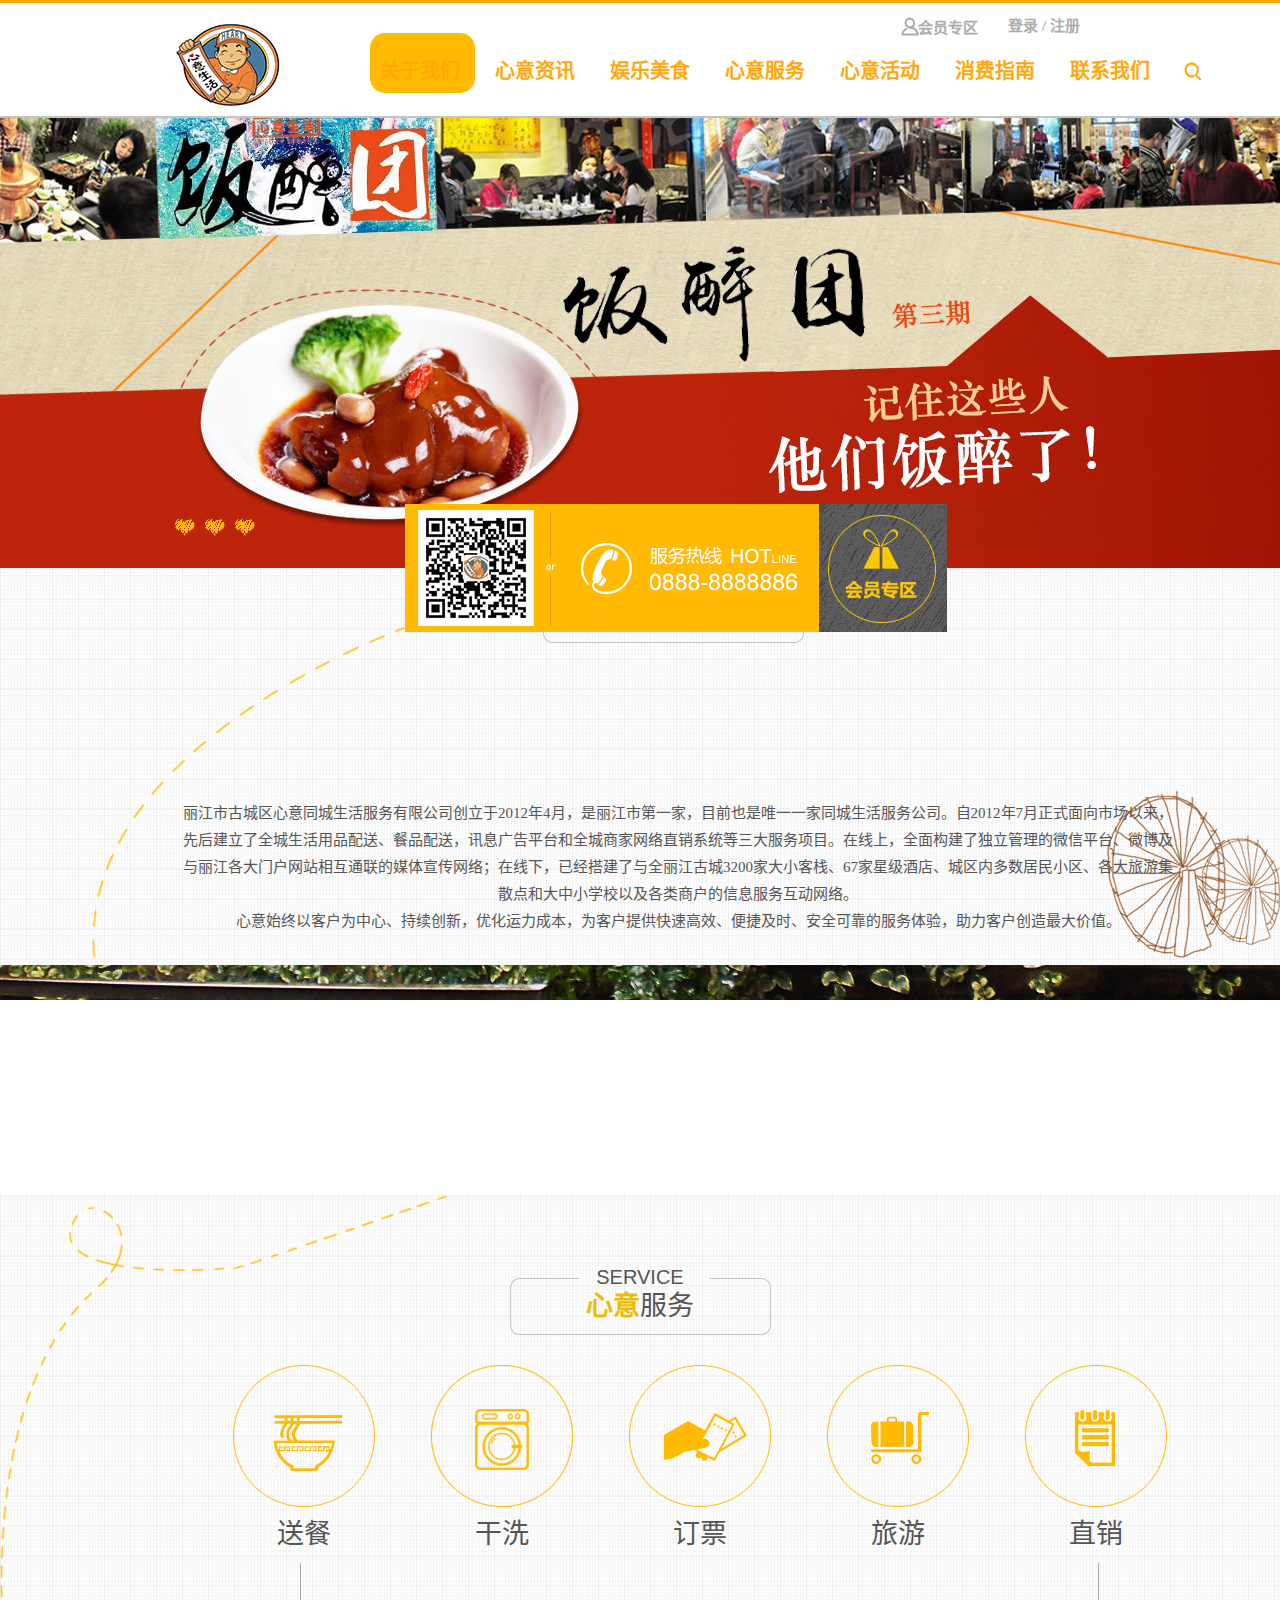
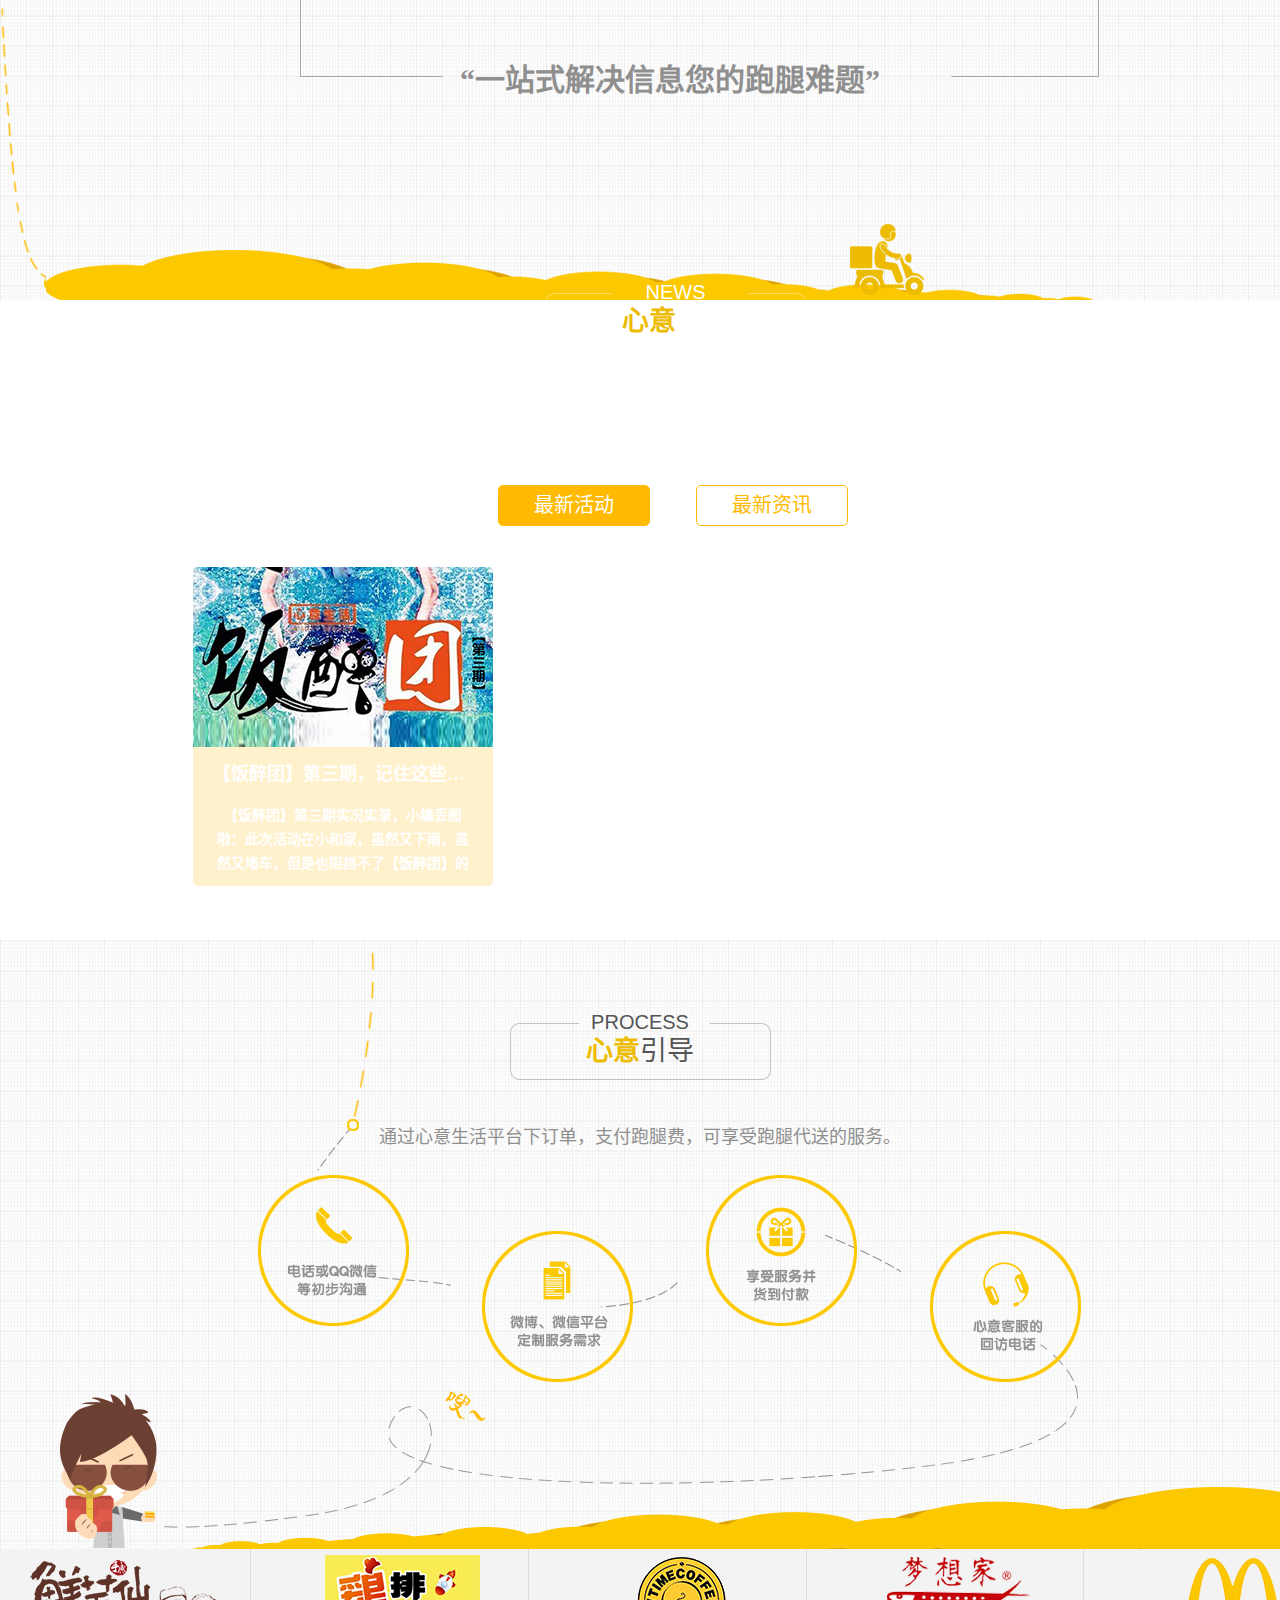
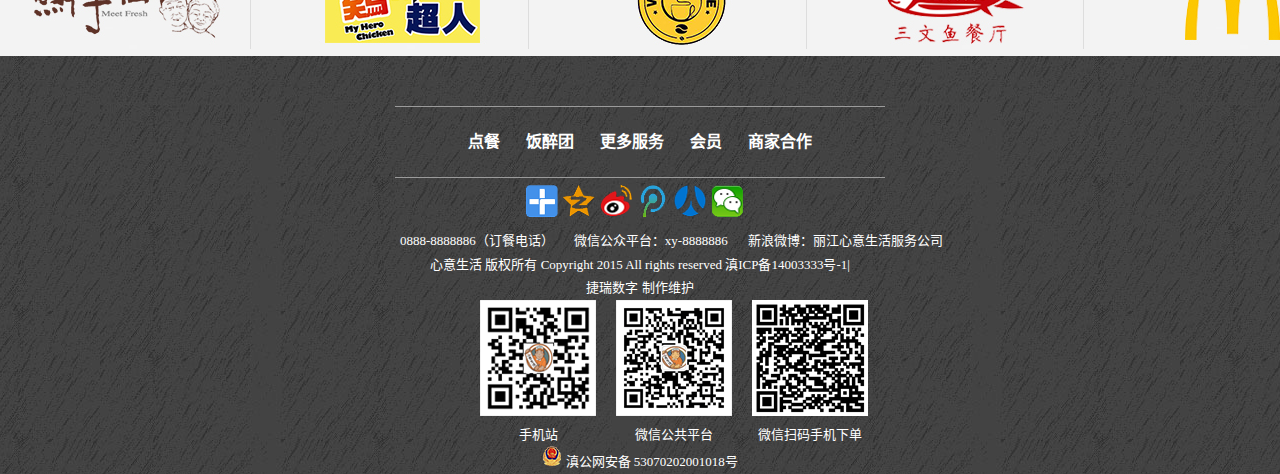
<file: index.html>
<!DOCTYPE html>
<html lang="zh-CN">
<head>
	<meta name="viewport" content="width=device-width,intial-scale=1,maximum-scale=1,user-scalable=no"><!-- 响应式布局 -->
	<meta charset="UTF-8">
	<title>心意生活</title>
	<link rel="stylesheet" type="text/css" href="css/index.css">	
	<link rel="stylesheet" type="text/css" href="css/common.css">
	<script type="text/javascript" src="js/jquery-1.10.2.min.js"></script>
	<script type="text/javascript" src="js/common.js"></script>
	<script type="text/javascript" src="js/jquery.flexisel.js"></script>
	<script type="text/javascript" src="js/index.js"></script>
	<style type="text/css">
	 	.main{
	 		position: relative;
	 	}
		.playBox{
			width: 100%;
			height: 450px;
			position: relative;
			overflow: hidden;
		}
		.playBox .picPlay{
			display: block;
			width: 1920px;
			height: 450px;
			position: absolute;
			left: 50%;
			top: 0;	
			margin-left: -960px;		
		}
		.playBox .picPlay li{
			position: absolute;
			float: left;
		}
		.smallHeart li{
			width: 20px;
			height: 20px;
			background-image: url(images/slide_banner.png);
		}
		.firstHeart{
			position: absolute;
			bottom: 30px;
			left: 175px;
		}
		.secondHeart{
			position: absolute;
			bottom: 30px;
			left: 205px;
		}
		.lastHeart{
			position: absolute;
			bottom: 30px;
			left: 235px;
		}
		.main-main{
			width: 100%;
			height: 397px;
			background-image: url(images/gezi.png);
			position: relative;
		}
		.main-img{
			position: absolute;
			right: 0;
			bottom: 0;
		}
	</style>
</head>
<body>
	<div>
		<!-- 开头部分 -->
		<header class="clearfix">
			<div class="first-nav">
				<p><a href="#">登录 / 注册</a></p>
				<p>
					<a href="#"><i class="iconfont">&#xe6b8;</i>会员专区
					</a>
				</p>
			</div>
			<div class="nav">
			    <a href="#"><img src="images/logo (1).png" id="logo"></a>				
				<ul>
					<li class="first"><a href="abous.html">关于我们</a></li>
					<li class="list"><a href="picom.html">心意资讯</a></li>
					<li class="third"><a href="#">娱乐美食</a></li>
					<li class="fourth"><a href="service.html">心意服务</a></li>
					<li class="fifth"><a href="#">心意活动</a></li>
					<li class="sixth"><a href="#">消费指南</a></li>
					<li class="seventh"><a href="#">联系我们</a></li>
					<li><a href="#"><i class="iconfont">&#xe6ac;</i></a></li>
				</ul>
				<div class="background"></div>
			</div>
		</header>
		<!-- 中间部分 -->
		<div class="main clearfix">
			<div class="playBox">
				<ul class="picPlay">
					<li><img src="images/20150828134354506.jpg"></li>
					<li><img src="images/20150825091038275.jpg"></li>
					<li><img src="images/20150828102707560.jpg"></li>
				</ul>
				<div class="smallHeart">
					<ul>
						<li class="firstHeart"></li>
						<li class="secondHeart"></li>
						<li class="lastHeart"></li>
					</ul>
				</div>
			</div>
			<img src="images/lk01.png" class="erweima">
			<img src="images/lk02.png" class="vip">
			<div class="main-main">
				<div class="hd">
					<div class="little-title">
						<span class="about">ABOUT US</span>
						<p class="xyjs">
							<b class="xinyi">心意</b>介绍						
						</p>
					</div>
				</div>
				<div class="content">
					丽江市古城区心意同城生活服务有限公司创立于2012年4月，是丽江市第一家，目前也是唯一一家同城生活服务公司。自2012年7月正式面向市场以来，先后建立了全城生活用品配送、餐品配送，讯息广告平台和全城商家网络直销系统等三大服务项目。在线上，全面构建了独立管理的微信平台、微博及与丽江各大门户网站相互通联的媒体宣传网络；在线下，已经搭建了与全丽江古城3200家大小客栈、67家星级酒店、城区内多数居民小区、各大旅游集散点和大中小学校以及各类商户的信息服务互动网络。
					<br>心意始终以客户为中心、持续创新，优化运力成本，为客户提供快速高效、便捷及时、安全可靠的服务体验，助力客户创造最大价值。
				</div>
				<div class="main-img">
					<img src="images/i_img01.png">
				</div>
				<div class="main-line">
					<img src="images/i_line01.png">
				</div>				
			</div>
			<div class="bg01"></div>
			<section class="min main-two">
				<div class="box">
					<div class="wrap clearfix">
						<div class="hd">
							<strong class="en">SERVICE</strong>
							<h2 class="n">
								<b class="imp">心意</b>服务
							</h2>
						</div>
						<div class="bd">
							<div class="links">
								<ul class="clearfix">
									<li>
										<a href="#" class="si01">
											<i class="si"></i>
											<span class="n">送餐</span>
										</a>
									</li>
									<li>
										<a href="#" class="si02">
											<i class="si"></i>
											<span class="n">干洗</span>
										</a>
									</li>
									<li>
										<a href="#" class="si03">
											<i class="si"></i>
											<span class="n">订票</span>
										</a>
									</li>
									<li>
										<a href="#" class="si04">
											<i class="si"></i>
											<span class="n">旅游</span>
										</a>
									</li>
									<li>
										<a href="#" class="si05">
											<i class="si"></i>
											<span class="n">直销</span>
										</a>
									</li>
								</ul>
								<div class="content">
									<p>“一站式解决信息您的跑腿难题”</p>
								</div>
							</div>
						</div>
					</div>
					<div class="little-people">
						<img src="images/i_img02.png">
					</div>
				</div>
			</section>
			<section class="min main-three">
				<div class="box">
					<div class="wrap clearfix">
						<div class="hd">
							<span class="en">NEWS</span>
							<h2 class="n">
								<b class="imp">心意</b>动态
							</h2>
						</div>
						<div class="bd">
							<div class="tab-hd">
								<ul class="clearfix">
									<li class="tab-act" id="new-act">最新活动</li>
									<li class="tab-zx" id="new-news">最新资讯</li>
								</ul>
							</div>
							<div class="tab-c" id="news-slide">
								<div class="slider-able">
									<div class="ins-wrap">
										<div class="ins-li">
											<div class="ins ins01">
												<a href="#">
													<img src="images/20150828140845304.jpg">
												</a>
												<a href="#">
													<h3 class="n">
														【饭醉团】第三期，记住这些人，他们饭醉了！
													</h3>
													<div class="content">
														【饭醉团】第三期实况实录，小编丢图啦：此次活动在小和家，虽然又下雨，虽然又堵车，但是也阻挡不了【饭醉团】的热情呐~晚上六点…
													</div>
												</a>
											</div>
											<div class="ins ins02">
												<a href="#">
													<img src="images/20150827135509591.jpg" 
													     class="pic02">
												</a>
												<a href="#">
													<h3 class="n">
														热烈祝贺丽江心意生活服务有限公司网站上线
													</h3>
													<div class="content">
														经过精心的准备筹划工作，心意生活官方网站于2015年9月上线运行!
													</div>
												</a>
											</div>
										</div>
									</div>
								</div>
							</div>
						</div>
					</div>
				</div>
			</section>
			<section class="min main-four">
				<div class="box">
					<div class="wrap clearfix">
						<div class="hd">
							<strong class="en">PROCESS</strong>
   							<h2 class="n">
   								<b class="imp">心意</b>引导
   							</h2>
						</div>
						<div class="bd">
							<div class="content">通过心意生活平台下订单，支付跑腿费，可享受跑腿代送的服务。
							</div>
							<ul class="boxs clearfix">
								<li>
									<i class="bi bi01"></i>
								</li>
								<li>
									<i class="bi bi02"></i>
								</li>
								<li>
									<i class="bi bi03"></i>
								</li>
								<li>
									<i class="bi bi04"></i>
								</li>
							</ul>
						</div>
					</div>
					<div class="boy">
						<img src="images/boy.png">
					</div>
				</div>
			</section>
			<section class="min main-five scroll">
				<ul class="scroll-wrap">
					<li class="scroll-c">
						<img src="images/d1.jpg">
					</li>
					<li class="scroll-c">
						<img src="images/d2.jpg">
					</li>
					<li class="scroll-c">
						<img src="images/d3.jpg">
					</li>
					<li class="scroll-c">
						<img src="images/d4.jpg">
					</li>
					<li class="scroll-c">
						<img src="images/d5.jpg">
					</li>
					<li class="scroll-c">
						<img src="images/d6.jpg">
					</li>
					<li class="scroll-c">
						<img src="images/d7.jpg">
					</li>
					<li class="scroll-c">
						<img src="images/d8.jpg">
					</li>
					<li class="scroll-c">
						<img src="images/d9.jpg">
					</li>
					<li class="scroll-c">
						<img src="images/d10.jpg">
					</li>
					<li class="scroll-c">
						<img src="images/d11.jpg">
					</li>
					<li class="scroll-c">
						<img src="images/d12.jpg">
					</li>
					<li class="scroll-c">
						<img src="images/d13.jpg">
					</li>
					<li class="scroll-c">
						<img src="images/d14.jpg">
					</li>
					<li class="scroll-c">
						<img src="images/d15.jpg">
					</li>
					<li class="scroll-c">
						<img src="images/d16.jpg">
					</li>
					<li class="scroll-c">
						<img src="images/d17.jpg">
					</li>
					<li class="scroll-c">
						<img src="images/d18.jpg">
					</li>
					<li class="scroll-c">
						<img src="images/d19.jpg">
					</li>
				</ul>
				<a href="#" class="arrs arr-prev"></a>
				<a href="#" class="arrs arr-next"></a>
			</section>
		</div>
		<footer>
			<div class="ew clearfix">
				<ul>
					<li><a href="">点餐</a></li>
					<li><a href="">饭醉团</a></li>
					<li><a href="">更多服务</a></li>
					<li><a href="">会员</a></li>
					<li><a href="">商家合作</a></li>
				</ul>
				<div class="clearfix"></div>
			</div>
			<div class="fenx">
				<a href="#"></a>
				<a href="#" class="zone" title="分享到QQ空间"></a>
				<a href="#" class="xl" title="分享到新浪微博"></a>
				<a href="#" class="tx" title="分享到腾讯微博"></a>
				<a href="#" class="renren" title="分享到人人网"></a>
				<a href="#" class="weixin" title="分享到微信"></a>
				<div class="clearfix"></div>
			</div>
			<div class="lxfs">
				<ul class="tel">
					<li>
						<a href="#">
							<span>0888-8888886（订餐电话）</span>
						</a>
					</li>
					<li>
						<span>微信公众平台：xy-8888886</span>
					</li>
					<li>
						<span>新浪微博：丽江心意生活服务公司</span>
					</li>
				</ul>
				<div class="clearfix"></div>
				<p>心意生活 版权所有 Copyright  2015 All rights reserved 滇ICP备14003333号-1| </p>
				<p>捷瑞数字&nbsp;制作维护 </p>
			</div>
			<div class="twocode">
				<ul>
					<li>
						<img src="images/f_ewm01.png">
						<p>手机站</p>
					</li>
					<li>
						<img src="images/f_ewm02.png">
						<p>微信公共平台</p>
					</li>
					<li>
						<img src="images/f_ewm03.png">
						<p>微信扫码手机下单</p>
					</li>
				</ul>
				<div class="clearfix"></div>
			</div>
			<div class="police">
				<img src="images/ghs.png">
				<span>滇公网安备 53070202001018号</span>
			</div>
		</footer>
	</div>
</body>
</html>
</file>
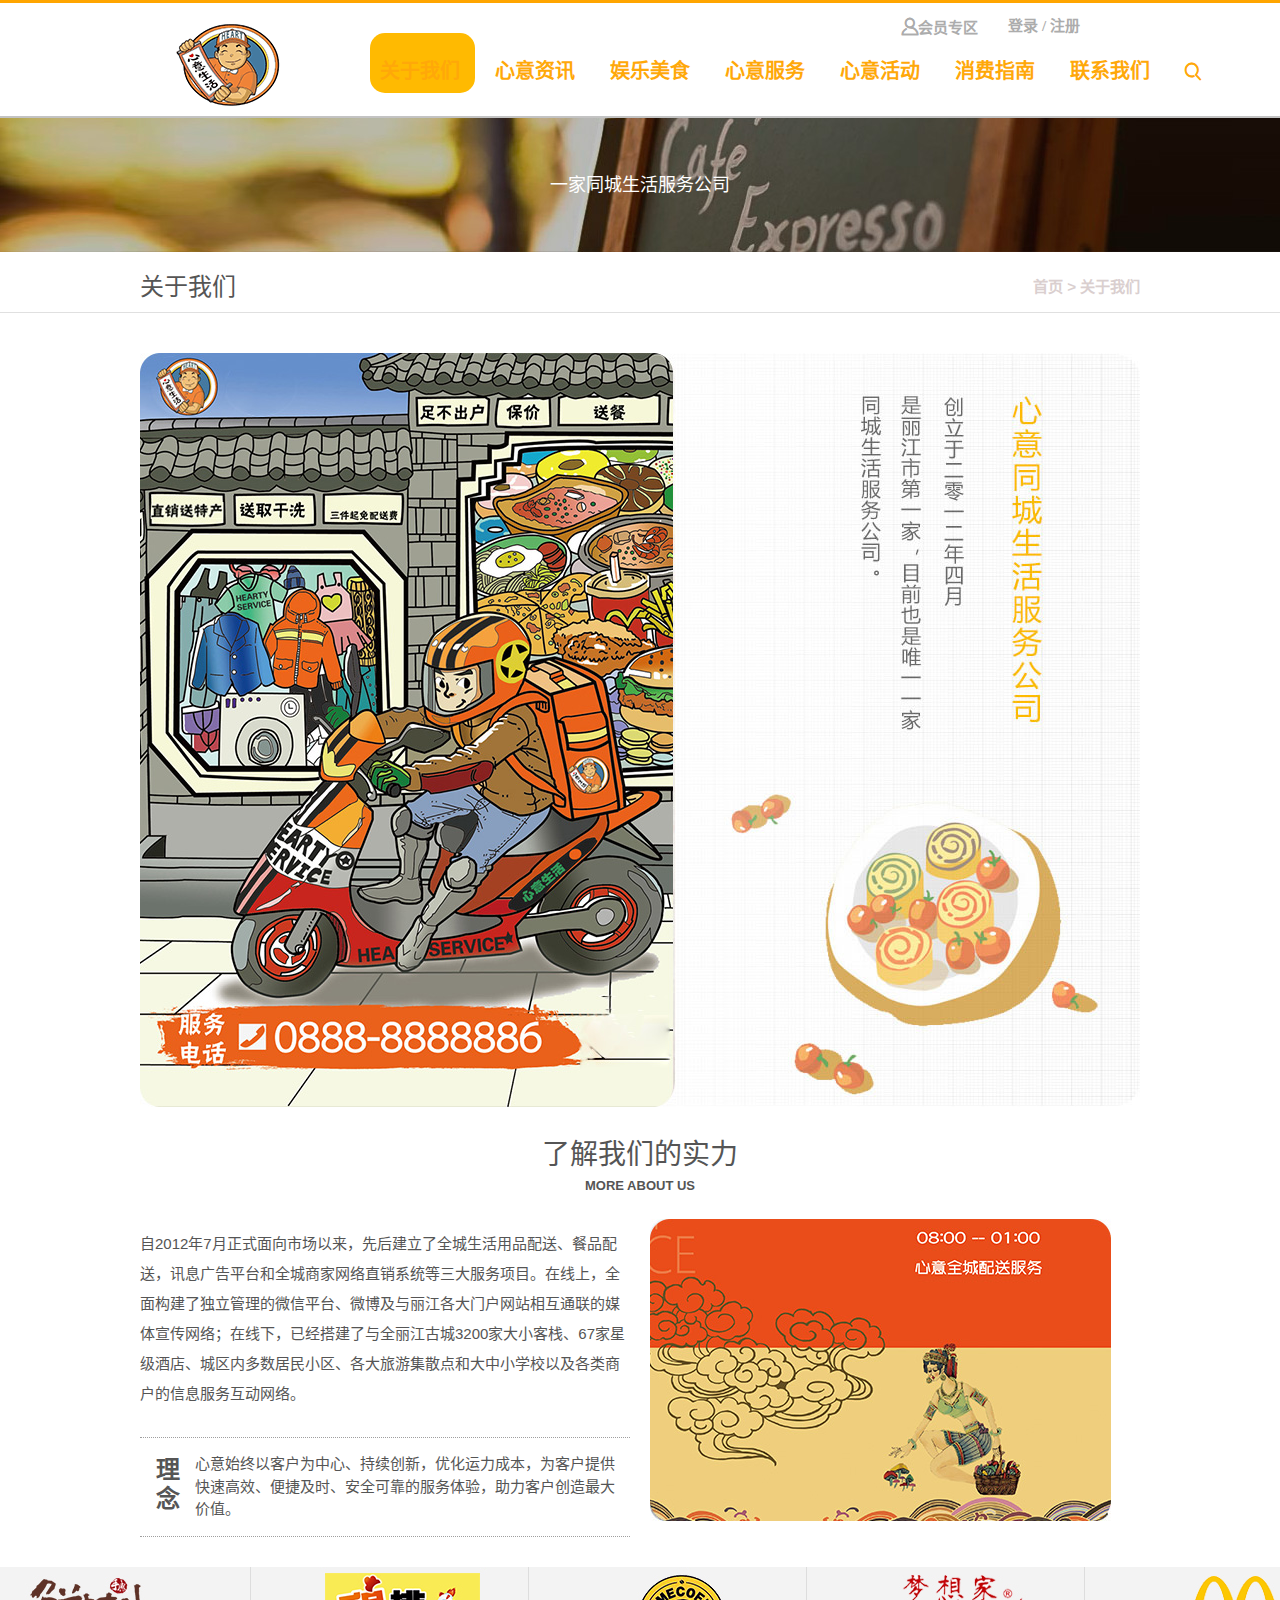
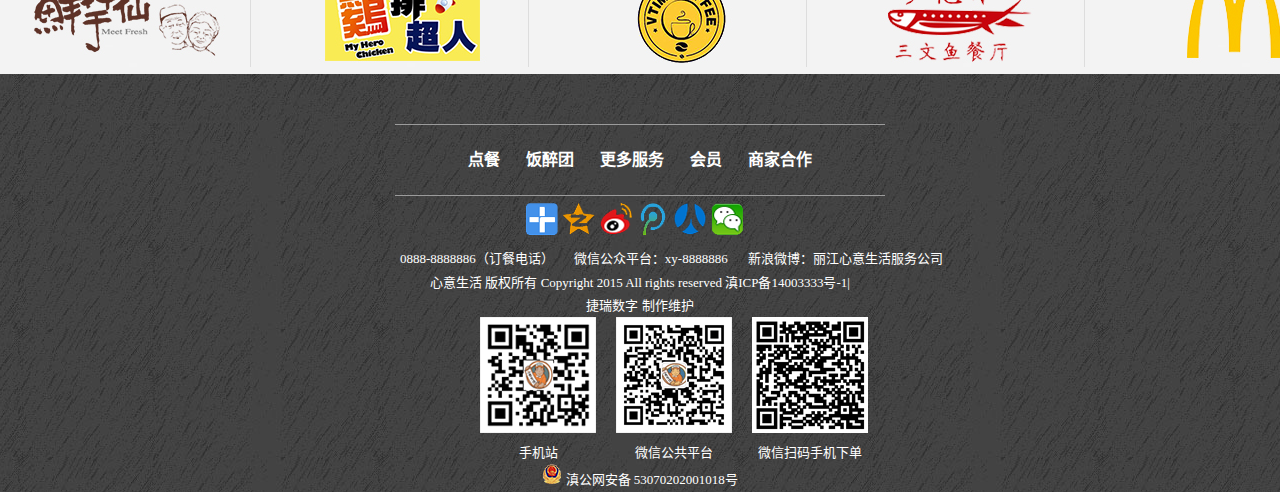
<file: abous.html>
<!DOCTYPE html>
<html lang="zh-CN">
<head>
	<meta charset="UTF-8">
	<title>关于我们</title>
	<link rel="stylesheet" type="text/css" href="css/common.css">
	<link rel="stylesheet" type="text/css" href="css/abous.css">
	<script type="text/javascript" src="js/jquery-1.10.2.min.js"></script>
	<script type="text/javascript" src="js/common.js"></script>
</head>
<body>
	<div>
		<!-- 开头 -->
		<header class="clearfix">
			<div class="first-nav">
				<p><a href="#">登录 / 注册</a></p>
				<p>
					<a href="#"><i class="iconfont">&#xe6b8;</i>会员专区
					</a>
				</p>
			</div>
			<div class="nav">
			    <a href="index.html"><img src="images/logo (1).png" id="logo"></a>				
				<ul>
					<li class="first"><a href="abous.html">关于我们</a></li>
					<li class="list"><a href="picom.html">心意资讯</a></li>
					<li class="third"><a href="#">娱乐美食</a></li>
					<li class="fourth"><a href="service.html">心意服务</a></li>
					<li class="fifth"><a href="#">心意活动</a></li>
					<li class="sixth"><a href="#">消费指南</a></li>
					<li class="seventh"><a href="#">联系我们</a></li>
					<li><a href="#"><i class="iconfont">&#xe6ac;</i></a></li>
				</ul>
				<div class="background"></div>
			</div>
		</header>
		<!-- 中间 -->
		<div style="font-family: 'helvetica neue',arial,'hiragino sans gb',stheiti,'wenquanyi micro hei', \5FAE\8F6F\96C5\9ED1,\5B8B\4F53,sans-serif;">
			<div class="channel_banner">
				<div class="wrap clearfix">
					<strong class="n">一家同城生活服务公司</strong>
				</div>
			</div>
			<div class="channel_hd">
					<div class="wrap clearfix">
						<h2>
							关于我们
							<strong class="en"></strong>
						</h2>
						<h3 class="breadCrumbs">
							<a href="index.html">首页</a>
							<em> > </em>
							关于我们
						</h3>
					</div>
			</div>
			<div class="channel_bd">
					<div class="wrap clearfix">
						<div class="image">
							<img src="images/about_img01.jpg">
						</div>
						<div class="channel_n">
							<h3>了解我们的实力</h3>
							<span class="en" style="font-weight: bold;">MORE ABOUT US</span>
						</div>
						<div class="row">
							<div class="span-6 smal-12">
								<div class="text-1">
									自2012年7月正式面向市场以来，先后建立了全城生活用品配送、餐品配送，讯息广告平台和全城商家网络直销系统等三大服务项目。在线上，全面构建了独立管理的微信平台、微博及与丽江各大门户网站相互通联的媒体宣传网络；在线下，已经搭建了与全丽江古城3200家大小客栈、67家星级酒店、城区内多数居民小区、各大旅游集散点和大中小学校以及各类商户的信息服务互动网络。
								</div>
								<div class="text-2">
									<span style="font-weight: bold;">理念</span>
									心意始终以客户为中心、持续创新，优化运力成本，为客户提供快速高效、便捷及时、安全可靠的服务体验，助力客户创造最大价值。   
								</div>
							</div>
							<div class="span-6 smal-12">
								<img src="images/about_img02.jpg">
							</div>
						</div>
					</div>
			</div>
			<section class="min main-five scroll">
				<ul class="scroll-wrap">
					<li class="scroll-c">
						<img src="images/d1.jpg">
					</li>
					<li class="scroll-c">
						<img src="images/d2.jpg">
					</li>
					<li class="scroll-c">
						<img src="images/d3.jpg">
					</li>
					<li class="scroll-c">
						<img src="images/d4.jpg">
					</li>
					<li class="scroll-c">
						<img src="images/d5.jpg">
					</li>
					<li class="scroll-c">
						<img src="images/d6.jpg">
					</li>
					<li class="scroll-c">
						<img src="images/d7.jpg">
					</li>
					<li class="scroll-c">
						<img src="images/d8.jpg">
					</li>
					<li class="scroll-c">
						<img src="images/d9.jpg">
					</li>
					<li class="scroll-c">
						<img src="images/d10.jpg">
					</li>
					<li class="scroll-c">
						<img src="images/d11.jpg">
					</li>
					<li class="scroll-c">
						<img src="images/d12.jpg">
					</li>
					<li class="scroll-c">
						<img src="images/d13.jpg">
					</li>
					<li class="scroll-c">
						<img src="images/d14.jpg">
					</li>
					<li class="scroll-c">
						<img src="images/d15.jpg">
					</li>
					<li class="scroll-c">
						<img src="images/d16.jpg">
					</li>
					<li class="scroll-c">
						<img src="images/d17.jpg">
					</li>
					<li class="scroll-c">
						<img src="images/d18.jpg">
					</li>
					<li class="scroll-c">
						<img src="images/d19.jpg">
					</li>
				</ul>
				<a href="#" class="arrs arr-prev"></a>
				<a href="#" class="arrs arr-next"></a>
			</section>			
		</div>
		<!-- 结尾 -->
		<footer>
			<div class="ew clearfix">
				<ul>
					<li><a href="">点餐</a></li>
					<li><a href="">饭醉团</a></li>
					<li><a href="">更多服务</a></li>
					<li><a href="">会员</a></li>
					<li><a href="">商家合作</a></li>
				</ul>
				<div class="clearfix"></div>
			</div>
			<div class="fenx">
				<a href="#"></a>
				<a href="#" class="zone" title="分享到QQ空间"></a>
				<a href="#" class="xl" title="分享到新浪微博"></a>
				<a href="#" class="tx" title="分享到腾讯微博"></a>
				<a href="#" class="renren" title="分享到人人网"></a>
				<a href="#" class="weixin" title="分享到微信"></a>
				<div class="clearfix"></div>
			</div>
			<div class="lxfs">
				<ul class="tel">
					<li>
						<a href="#">
							<span>0888-8888886（订餐电话）</span>
						</a>
					</li>
					<li>
						<span>微信公众平台：xy-8888886</span>
					</li>
					<li>
						<span>新浪微博：丽江心意生活服务公司</span>
					</li>
				</ul>
				<div class="clearfix"></div>
				<p>心意生活 版权所有 Copyright  2015 All rights reserved 滇ICP备14003333号-1| </p>
				<p>捷瑞数字&nbsp;制作维护 </p>
			</div>
			<div class="twocode">
				<ul>
					<li>
						<img src="images/f_ewm01.png">
						<p>手机站</p>
					</li>
					<li>
						<img src="images/f_ewm02.png">
						<p>微信公共平台</p>
					</li>
					<li>
						<img src="images/f_ewm03.png">
						<p>微信扫码手机下单</p>
					</li>
				</ul>
				<div class="clearfix"></div>
			</div>
			<div class="police">
				<img src="images/ghs.png">
				<span>滇公网安备 53070202001018号</span>
			</div>
		</footer>
	</div>
</body>
</html>
</file>
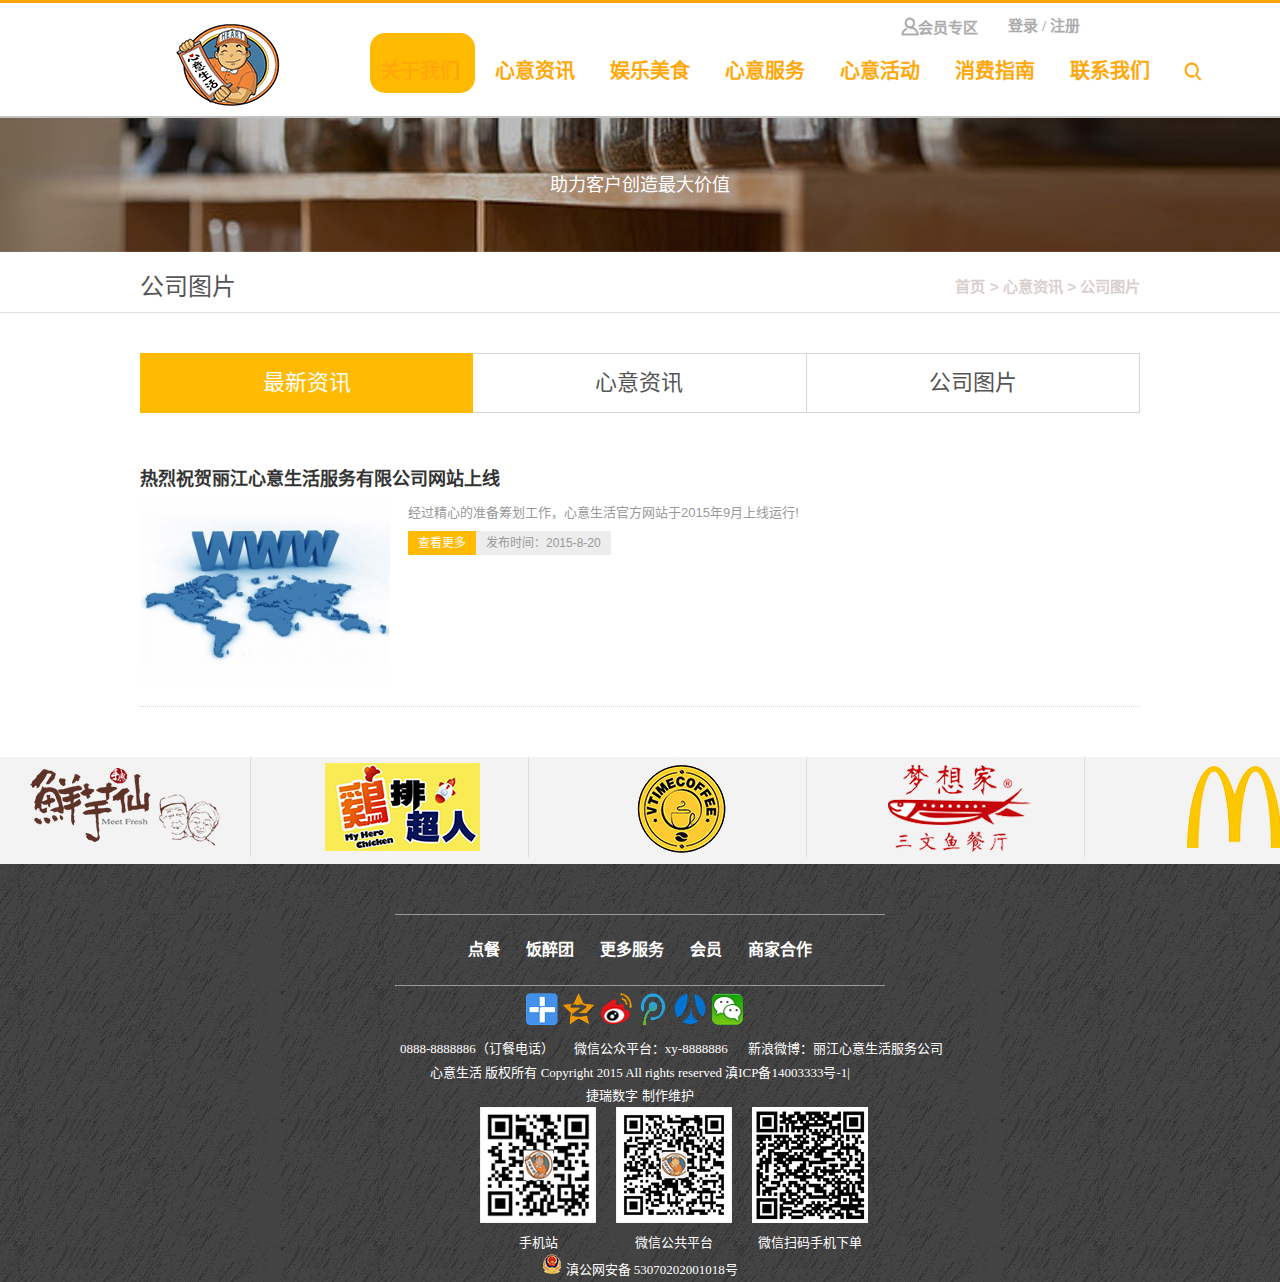
<file: picom.html>
<!DOCTYPE html>
<html lang="zh-CN">
<head>
	<meta charset="UTF-8">
	<title>公司图片</title>
	<link rel="stylesheet" type="text/css" href="css/common.css">
	<link rel="stylesheet" type="text/css" href="css/picom.css">
	<script type="text/javascript" src="js/jquery-1.10.2.min.js"></script>
	<script type="text/javascript" src="js/common.js"></script>
	<script type="text/javascript" src="js/picom.js"></script>
</head>
<body>
	<header class="clearfix">
			<div class="first-nav">
				<p><a href="#">登录 / 注册</a></p>
				<p>
					<a href="#"><i class="iconfont">&#xe6b8;</i>会员专区
					</a>
				</p>
			</div>
			<div class="nav">
			    <a href="index.html"><img src="images/logo (1).png" id="logo"></a>				
				<ul>
					<li class="first"><a href="abous.html">关于我们</a></li>
					<li class="list"><a href="picom.html">心意资讯</a></li>
					<li class="third"><a href="#">娱乐美食</a></li>
					<li class="fourth"><a href="service.html">心意服务</a></li>
					<li class="fifth"><a href="#">心意活动</a></li>
					<li class="sixth"><a href="#">消费指南</a></li>
					<li class="seventh"><a href="#">联系我们</a></li>
					<li><a href="#"><i class="iconfont">&#xe6ac;</i></a></li>
				</ul>
				<div class="background"></div>
			</div>
		</header>
		<div style="font-family: 'helvetica neue',arial,'hiragino sans gb',stheiti,'wenquanyi micro hei', \5FAE\8F6F\96C5\9ED1,\5B8B\4F53,sans-serif;">
			<div class="channel_banner">
				<div class="wrap clearfix">
					<strong class="n">助力客户创造最大价值</strong>
				</div>
			</div>
			<div class="channel_hd">
					<div class="wrap clearfix">
						<h2>
							公司图片
							<strong class="en"></strong>
						</h2>
						<h3 class="breadCrumbs">
							<a href="index.html">首页</a>
							<em> > </em>
							心意资讯
							<em> > </em>
							公司图片
						</h3>
					</div>
			</div>
			<div class="channel_bd">
				<div class="wrap clearfix">
					<div class="product_hd" style="margin-bottom: 50px;width: 100%;">
						<ul class="hd clearfix" style="padding-left: 0;display: block;">
							<li class="cur" id="zx-zx" style="width: 33.333%">
								<a href="###">最新资讯</a>
							</li>
							<li class="aur" id="xy-zx" style="width: 33.333%">
								<a href="###">心意资讯</a>
							</li>
							<li class="bur" id="gs-tp" style="width: 33.333%">
								<a href="###">公司图片</a>
							</li>
						</ul>
					</div>
					<div class="product_con clearfix" style="width: 100%;">
						<div class="cont_thr">
							<div class="thr_1">
								<ul class="row clearfix">
									<li class="span_12">
										<h3>热烈祝贺丽江心意生活服务有限公司网站上线</h3>
										<div class="_img">
											<a href="###" class="rect-75">
												<img src="images/20150827135509591.jpg" class="_full" style="border: 0;">
											</a>
										</div>
										<p class="_p"> 经过精心的准备筹划工作，心意生活官方网站于2015年9月上线运行!</p>
										<p></p>
										<div class="_i">
											<a href="###" class="_more">查看更多</a>
											<span class="_date">发布时间：2015-8-20</span>
										</div>
									</li>
								</ul>
							</div>
							<div class="thr_2">
								<ul class="row clearfix">
									<li class="span_12">
										<h3>【饭醉团】第三期，记住这些人，他们饭醉了！</h3>
										<div class="_img">
											<a href="###" class="rect-75">
												<img src="images/20150828140845304.jpg" class="_full" style="border: 0;">
											</a>
										</div>
										<p class="_p"> 【饭醉团】第三期实况实录，小编丢图啦：此次活动在小和家，虽然又下雨，虽然又堵车，但是也阻挡不了【饭醉团】的热情呐…</p>
										<p></p>
										<div class="_i">
											<a href="###" class="_more">查看更多</a>
											<span class="_date">发布时间：2015-9-16</span>
										</div>
									</li>
								</ul>
							</div>
							<div class="thr_3">
								<ul class="row clearfix" style="width: 102%;transition: 0.2s width ease;">
									<li class="span-4 smal-12">
										<div class="box">
											<a href="#" class="img">
												<img src="images/menu1.jpg">
												<i class="zoom"></i>
											</a>
											<a href="#">
												<h3 class="_title">心意菜单</h3>
											</a>
										</div>
									</li>
									<li class="span-4 smal-12">
										<div class="box">
											<a href="#" class="img">
												<img src="images/menu2.jpg">
												<i class="zoom"></i>
											</a>
											<a href="#">
												<h3 class="_title">心意菜单</h3>
											</a>
										</div>
									</li>
									<li class="span-4 smal-12">
										<div class="box">
											<a href="#" class="img">
												<img src="images/menu3.jpg">
												<i class="zoom"></i>
											</a>
											<a href="#">
												<h3 class="_title">心意菜单</h3>
											</a>
										</div>
									</li>
									<li class="span-4 smal-12">
										<div class="box">
											<a href="#" class="img">
												<img src="images/menu4.jpg">
												<i class="zoom"></i>
											</a>
											<a href="#">
												<h3 class="_title">心意菜单</h3>
											</a>
										</div>
									</li>
									<li class="span-4 smal-12">
										<div class="box">
											<a href="#" class="img">
												<img src="images/menu5.jpg">
												<i class="zoom"></i>
											</a>
											<a href="#">
												<h3 class="_title">心意菜单</h3>
											</a>
										</div>
									</li>
								</ul>
							</div>
						</div>
					</div>
				</div>
			</div>
			<section class="min main-five scroll">
				<ul class="scroll-wrap">
					<li class="scroll-c">
						<img src="images/d1.jpg">
					</li>
					<li class="scroll-c">
						<img src="images/d2.jpg">
					</li>
					<li class="scroll-c">
						<img src="images/d3.jpg">
					</li>
					<li class="scroll-c">
						<img src="images/d4.jpg">
					</li>
					<li class="scroll-c">
						<img src="images/d5.jpg">
					</li>
					<li class="scroll-c">
						<img src="images/d6.jpg">
					</li>
					<li class="scroll-c">
						<img src="images/d7.jpg">
					</li>
					<li class="scroll-c">
						<img src="images/d8.jpg">
					</li>
					<li class="scroll-c">
						<img src="images/d9.jpg">
					</li>
					<li class="scroll-c">
						<img src="images/d10.jpg">
					</li>
					<li class="scroll-c">
						<img src="images/d11.jpg">
					</li>
					<li class="scroll-c">
						<img src="images/d12.jpg">
					</li>
					<li class="scroll-c">
						<img src="images/d13.jpg">
					</li>
					<li class="scroll-c">
						<img src="images/d14.jpg">
					</li>
					<li class="scroll-c">
						<img src="images/d15.jpg">
					</li>
					<li class="scroll-c">
						<img src="images/d16.jpg">
					</li>
					<li class="scroll-c">
						<img src="images/d17.jpg">
					</li>
					<li class="scroll-c">
						<img src="images/d18.jpg">
					</li>
					<li class="scroll-c">
						<img src="images/d19.jpg">
					</li>
				</ul>
				<a href="#" class="arrs arr-prev"></a>
				<a href="#" class="arrs arr-next"></a>
			</section>			
		</div>
		<footer>
			<div class="ew clearfix">
				<ul>
					<li><a href="">点餐</a></li>
					<li><a href="">饭醉团</a></li>
					<li><a href="">更多服务</a></li>
					<li><a href="">会员</a></li>
					<li><a href="">商家合作</a></li>
				</ul>
				<div class="clearfix"></div>
			</div>
			<div class="fenx">
				<a href="#"></a>
				<a href="#" class="zone" title="分享到QQ空间"></a>
				<a href="#" class="xl" title="分享到新浪微博"></a>
				<a href="#" class="tx" title="分享到腾讯微博"></a>
				<a href="#" class="renren" title="分享到人人网"></a>
				<a href="#" class="weixin" title="分享到微信"></a>
				<div class="clearfix"></div>
			</div>
			<div class="lxfs">
				<ul class="tel">
					<li>
						<a href="#">
							<span>0888-8888886（订餐电话）</span>
						</a>
					</li>
					<li>
						<span>微信公众平台：xy-8888886</span>
					</li>
					<li>
						<span>新浪微博：丽江心意生活服务公司</span>
					</li>
				</ul>
				<div class="clearfix"></div>
				<p>心意生活 版权所有 Copyright  2015 All rights reserved 滇ICP备14003333号-1| </p>
				<p>捷瑞数字&nbsp;制作维护 </p>
			</div>
			<div class="twocode">
				<ul>
					<li>
						<img src="images/f_ewm01.png">
						<p>手机站</p>
					</li>
					<li>
						<img src="images/f_ewm02.png">
						<p>微信公共平台</p>
					</li>
					<li>
						<img src="images/f_ewm03.png">
						<p>微信扫码手机下单</p>
					</li>
				</ul>
				<div class="clearfix"></div>
			</div>
			<div class="police">
				<img src="images/ghs.png">
				<span>滇公网安备 53070202001018号</span>
			</div>
		</footer>
</body>
</html>
</file>
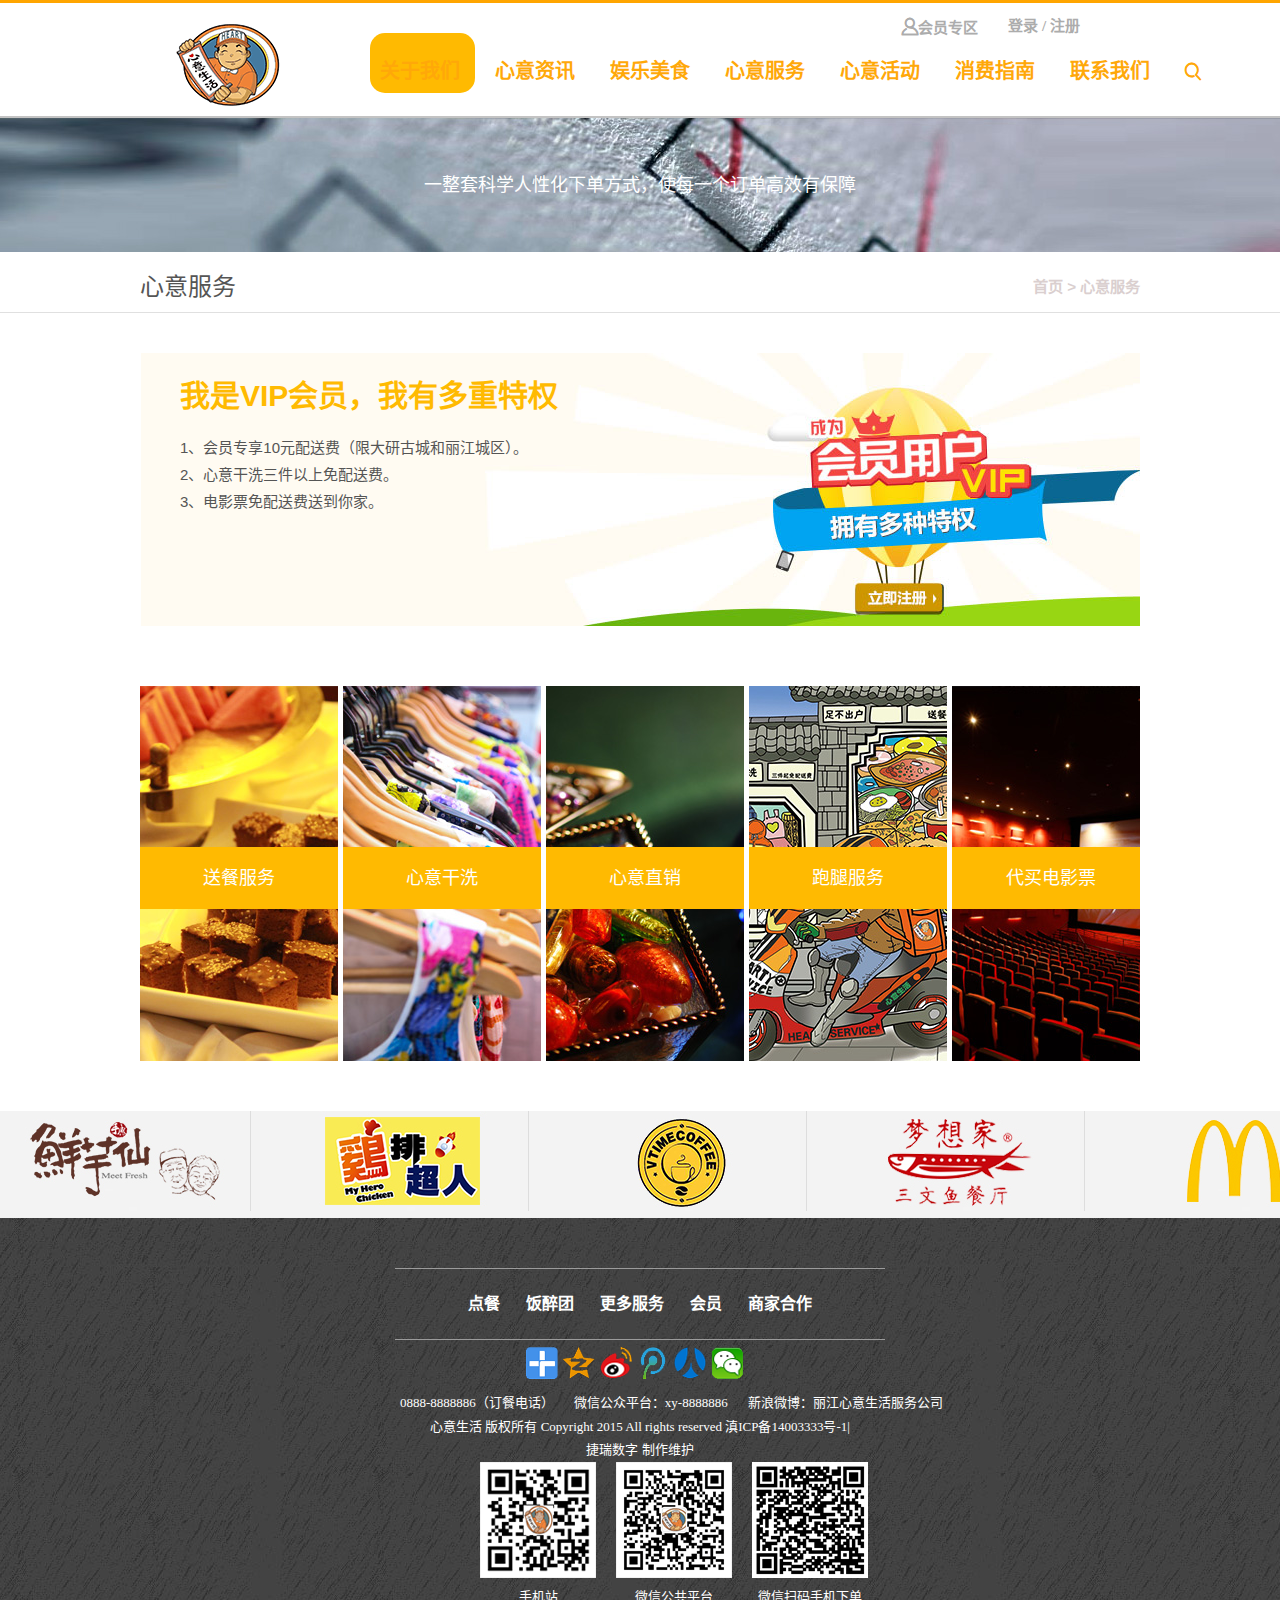
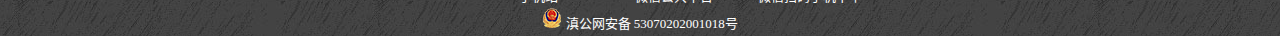
<file: service.html>
<!DOCTYPE html>
<html lang="zh-CN">
<head>
	<meta charset="UTF-8">
	<title>心意服务</title>
	<link rel="stylesheet" type="text/css" href="css/service.css">
	<link rel="stylesheet" type="text/css" href="css/common.css">
	<script type="text/javascript" src="js/jquery-1.10.2.min.js"></script>
	<script type="text/javascript" src="js/common.js"></script>
	<script type="text/javascript" src="js/service.js"></script>
</head>
<body>
	<header class="clearfix">
    	<div class="first-nav">
        	<p><a href="#">登录 / 注册</a></p>
        	<p>
           		 <a href="#"><i class="iconfont">&#xe6b8;</i>会员专区</a>
        	</p>
    	</div>
    	<div class="nav">
        	<a href="index.html"><img src="images/logo (1).png" id="logo"></a>
       		<ul>
            	<li class="first"><a href="abous.html">关于我们</a></li>
            	<li class="list"><a href="picom.html">心意资讯</a></li>
            	<li class="third"><a href="#">娱乐美食</a></li>
            	<li class="fourth"><a href="service.html">心意服务</a></li>
            	<li class="fifth"><a href="#">心意活动</a></li>
            	<li class="sixth"><a href="#">消费指南</a></li>
            	<li class="seventh"><a href="#">联系我们</a></li>
            	<li><a href="#"><i class="iconfont">&#xe6ac;</i></a></li>
        	</ul>
        	<div class="background"></div>
   		 </div>
	</header>
	
	<div style="font-family: 'helvetica neue',arial,'hiragino sans gb',stheiti,'wenquanyi micro hei', \5FAE\8F6F\96C5\9ED1,\5B8B\4F53,sans-serif;">
		<div class="channel_banner">
			<div class="wrap clearfix">
				<strong class="n">一整套科学人性化下单方式，使每一个订单高效有保障</strong>
			</div>
		</div>
		<div class="channel_hd">
			<div class="wrap clearfix">
				<h2>
					心意服务
					<strong class="en"></strong>
				</h2>
				<h3 class="breadCrumbs">
					<a href="index.html">首页</a>
					<em> > </em>
					心意服务
				</h3>
			</div>
		</div>
		<div class="channel_bd" style="padding-bottom: 50px;">
			<div class="wrap clearfix">
				<div class="service-hd">
					<h2 class="n">我是VIP会员，我有多重特权</h2>
					<div class="text" style="font-size: 15px;">
						1、会员专享10元配送费（限大研古城和丽江城区）。
						<br>
						2、心意干洗三件以上免配送费。
						<br>
						3、电影票免配送费送到你家。      
					</div>
				</div>
				<div class="service-bd">
					<div class="service-box">
						<div class="service-scroll">
							<ul style="width: 1200px;height: 0;">
								<li>
									<div class="ssl ssl1">
										<a href="###">
											<img src="images/20150827165657170.jpg">
										</a>
										<h3 class="n" style="top: 50%">送餐服务</h3>
										<a href="###">
											<div class="cover" style="100%">
												<span class="-n" style="font-weight: bold;">送餐服务</span>
												<div class="-text">
													饿了吗？找心意！
													<br>
													速递范围及服务费用：大研古城/15元
													<br>
													丽江城区/20元
													<br>
													束河古镇及玉龙新县城/ 30元                  
												</div>
												<div class="orderNow">
													立即预定
												    <i class="ico"></i>
												</div>
											</div>
										</a>
									</div>
								</li>
								<li>
									<div class="ssl ssl2">
										<a href="###">
											<img src="images/20150827171706552.jpg">
										</a>
										<h3 class="n" style="top: 50%">心意干洗</h3>
										<a href="###">
											<div class="cover" style="100%">
												<span class="-n" style="font-weight: bold;">心意干洗</span>
												<div class="-text">
													全城送取洗衣服务
													<br>
													有当日服务，加急服
													务，次日服务可选                 
												</div>
												<div class="orderNow">
													立即预定
												    <i class="ico"></i>
												</div>
											</div>
										</a>
									</div>
								</li>
								<li>
									<div class="ssl ssl3">
										<a href="###">
											<img src="images/20150827181914785.jpg">
										</a>
										<h3 class="n" style="top: 50%">心意直销</h3>
										<a href="###">
											<div class="cover" style="100%">
												<span class="-n" style="font-weight: bold;">心意直销</span>
												<div class="-text">
													无论你在哪，只要一个电话，我们就能把最真，最好，最实惠的旅游精品送到您面前。而且货到付款，售后三包哦！                  
												</div>
												<div class="orderNow">
													立即预定
												    <i class="ico"></i>
												</div>
											</div>
										</a>
									</div>
								</li>
								<li>
									<div class="ssl ssl4">
										<a href="###">
											<img src="images/20150827182804859.jpg">
										</a>
										<h3 class="n" style="top: 50%">跑腿服务</h3>
										<a href="###">
											<div class="cover" style="100%">
												<span class="-n" style="font-weight: bold;">跑腿服务</span>
												<div class="-text">
													代买代送 代送贵宾 代送宠物……代购称心 速递如意                  
												</div>
												<div class="orderNow">
													立即预定
												    <i class="ico"></i>
												</div>
											</div>
										</a>
									</div>
								</li>
								<li>
									<div class="ssl ssl5">
										<a href="###">
											<img src="images/20150827183331424.jpg">
										</a>
										<h3 class="n" style="top: 50%">代买电影票</h3>
										<a href="###">
											<div class="cover" style="100%">
												<span class="-n" style="font-weight: bold;">送餐服务</span>
												<div class="-text">
													不想提前去电影院选位子？不想去电影院排队？找心意，电影票直接送到你家！                  
												</div>
												<div class="orderNow">
													立即预定
												    <i class="ico"></i>
												</div>
											</div>
										</a>
									</div>
								</li>
							</ul>
						</div>
					</div>	
				</div>
			</div>
		</div>
		<section class="min main-five scroll">
			<ul class="scroll-wrap">
				<li class="scroll-c">
					<img src="images/d1.jpg">
				</li>
				<li class="scroll-c">
					<img src="images/d2.jpg">
				</li>
				<li class="scroll-c">
					<img src="images/d3.jpg">
				</li>
				<li class="scroll-c">
					<img src="images/d4.jpg">
				</li>
				<li class="scroll-c">
					<img src="images/d5.jpg">
				</li>
				<li class="scroll-c">
					<img src="images/d6.jpg">
				</li>
				<li class="scroll-c">
					<img src="images/d7.jpg">
				</li>
				<li class="scroll-c">
					<img src="images/d8.jpg">
				</li>
				<li class="scroll-c">
					<img src="images/d9.jpg">
				</li>
				<li class="scroll-c">
					<img src="images/d10.jpg">
				</li>
				<li class="scroll-c">
					<img src="images/d11.jpg">
				</li>
				<li class="scroll-c">
					<img src="images/d12.jpg">
				</li>
				<li class="scroll-c">
					<img src="images/d13.jpg">
				</li>
				<li class="scroll-c">
					<img src="images/d14.jpg">
				</li>
				<li class="scroll-c">
					<img src="images/d15.jpg">
				</li>
				<li class="scroll-c">
					<img src="images/d16.jpg">
				</li>
				<li class="scroll-c">
					<img src="images/d17.jpg">
				</li>
				<li class="scroll-c">
					<img src="images/d18.jpg">
				</li>
				<li class="scroll-c">
					<img src="images/d19.jpg">
				</li>
			</ul>
			<a href="#" class="arrs arr-prev"></a>
			<a href="#" class="arrs arr-next"></a>
		</section>
	</div>

	<footer>
		<div class="ew clearfix">
				<ul>
					<li><a href="">点餐</a></li>
					<li><a href="">饭醉团</a></li>
					<li><a href="">更多服务</a></li>
					<li><a href="">会员</a></li>
					<li><a href="">商家合作</a></li>
				</ul>
				<div class="clearfix"></div>
			</div>
			<div class="fenx">
				<a href="#"></a>
				<a href="#" class="zone" title="分享到QQ空间"></a>
				<a href="#" class="xl" title="分享到新浪微博"></a>
				<a href="#" class="tx" title="分享到腾讯微博"></a>
				<a href="#" class="renren" title="分享到人人网"></a>
				<a href="#" class="weixin" title="分享到微信"></a>
				<div class="clearfix"></div>
			</div>
			<div class="lxfs">
				<ul class="tel">
					<li>
						<a href="#">
							<span>0888-8888886（订餐电话）</span>
						</a>
					</li>
					<li>
						<span>微信公众平台：xy-8888886</span>
					</li>
					<li>
						<span>新浪微博：丽江心意生活服务公司</span>
					</li>
				</ul>
				<div class="clearfix"></div>
				<p>心意生活 版权所有 Copyright  2015 All rights reserved 滇ICP备14003333号-1| </p>
				<p>捷瑞数字&nbsp;制作维护 </p>
			</div>
			<div class="twocode">
				<ul>
					<li>
						<img src="images/f_ewm01.png">
						<p>手机站</p>
					</li>
					<li>
						<img src="images/f_ewm02.png">
						<p>微信公共平台</p>
					</li>
					<li>
						<img src="images/f_ewm03.png">
						<p>微信扫码手机下单</p>
					</li>
				</ul>
				<div class="clearfix"></div>
			</div>
			<div class="police">
				<img src="images/ghs.png">
				<span>滇公网安备 53070202001018号</span>
			</div>
	</footer>
</body>
</html>
</file>
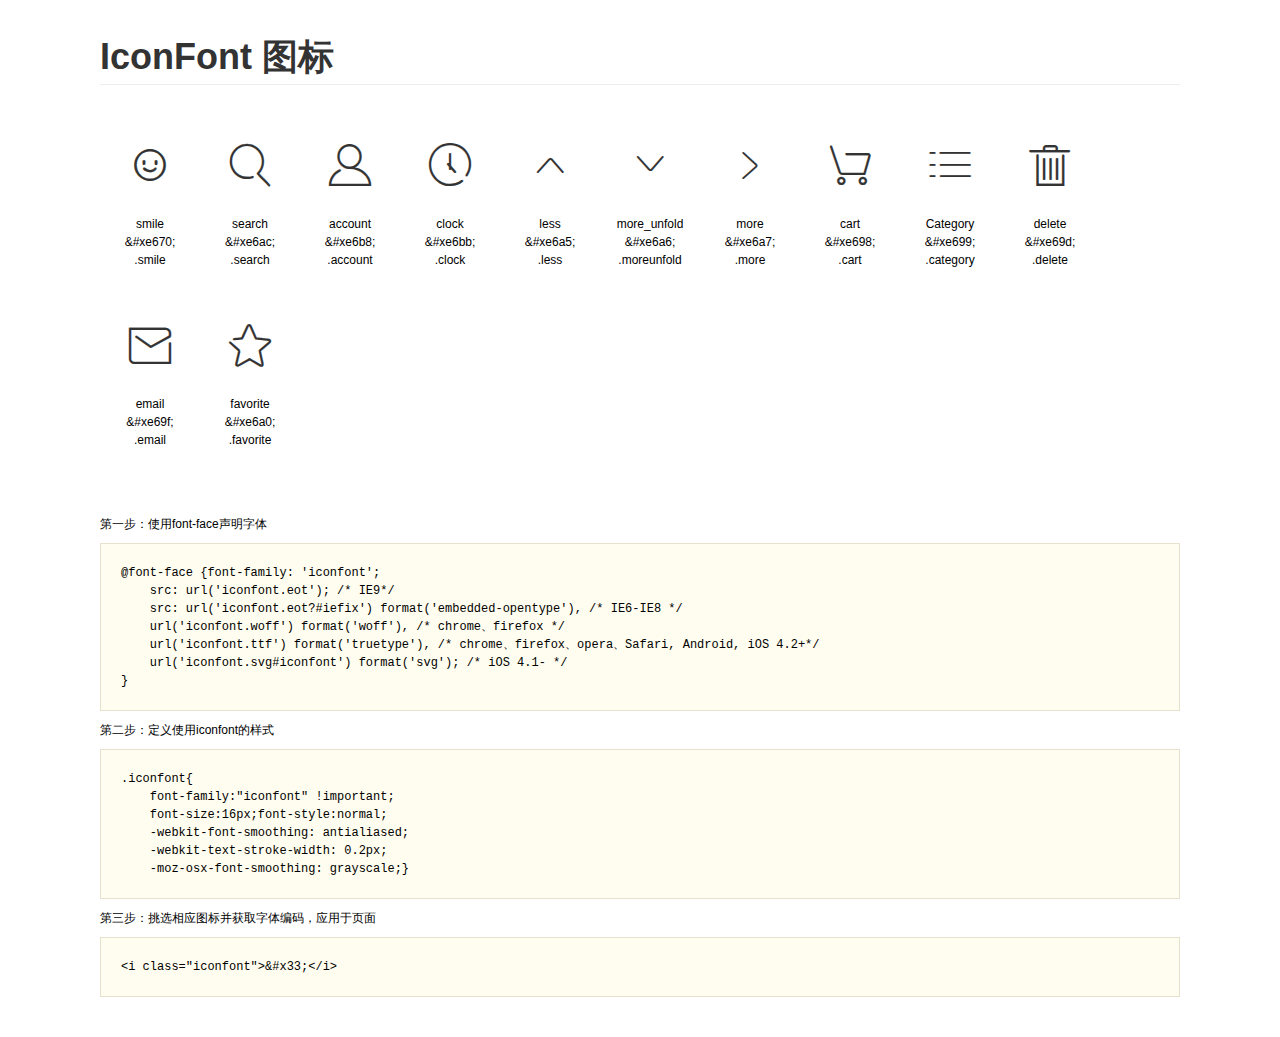
<file: signal/demo.html>
<!DOCTYPE html>
<html>
<head>
    <meta charset="utf-8"/>
    <title>IconFont</title>
    <link rel="stylesheet" href="demo.css">
    <link rel="stylesheet" href="iconfont.css">
</head>
<body>
    <div class="main">
        <h1>IconFont 图标</h1>
        <ul class="icon_lists clear">
            
                <li>
                <i class="icon iconfont">&#xe670;</i>
                    <div class="name">smile</div>
                    <div class="code">&amp;#xe670;</div>
                    <div class="fontclass">.smile</div>
                </li>
            
                <li>
                <i class="icon iconfont">&#xe6ac;</i>
                    <div class="name">search</div>
                    <div class="code">&amp;#xe6ac;</div>
                    <div class="fontclass">.search</div>
                </li>
            
                <li>
                <i class="icon iconfont">&#xe6b8;</i>
                    <div class="name">account</div>
                    <div class="code">&amp;#xe6b8;</div>
                    <div class="fontclass">.account</div>
                </li>
            
                <li>
                <i class="icon iconfont">&#xe6bb;</i>
                    <div class="name">clock</div>
                    <div class="code">&amp;#xe6bb;</div>
                    <div class="fontclass">.clock</div>
                </li>
            
                <li>
                <i class="icon iconfont">&#xe6a5;</i>
                    <div class="name">less</div>
                    <div class="code">&amp;#xe6a5;</div>
                    <div class="fontclass">.less</div>
                </li>
            
                <li>
                <i class="icon iconfont">&#xe6a6;</i>
                    <div class="name">more_unfold</div>
                    <div class="code">&amp;#xe6a6;</div>
                    <div class="fontclass">.moreunfold</div>
                </li>
            
                <li>
                <i class="icon iconfont">&#xe6a7;</i>
                    <div class="name">more</div>
                    <div class="code">&amp;#xe6a7;</div>
                    <div class="fontclass">.more</div>
                </li>
            
                <li>
                <i class="icon iconfont">&#xe698;</i>
                    <div class="name">cart</div>
                    <div class="code">&amp;#xe698;</div>
                    <div class="fontclass">.cart</div>
                </li>
            
                <li>
                <i class="icon iconfont">&#xe699;</i>
                    <div class="name">Category</div>
                    <div class="code">&amp;#xe699;</div>
                    <div class="fontclass">.category</div>
                </li>
            
                <li>
                <i class="icon iconfont">&#xe69d;</i>
                    <div class="name">delete</div>
                    <div class="code">&amp;#xe69d;</div>
                    <div class="fontclass">.delete</div>
                </li>
            
                <li>
                <i class="icon iconfont">&#xe69f;</i>
                    <div class="name">email</div>
                    <div class="code">&amp;#xe69f;</div>
                    <div class="fontclass">.email</div>
                </li>
            
                <li>
                <i class="icon iconfont">&#xe6a0;</i>
                    <div class="name">favorite</div>
                    <div class="code">&amp;#xe6a0;</div>
                    <div class="fontclass">.favorite</div>
                </li>
            
        </ul>


        <div class="helps">
            第一步：使用font-face声明字体
            <pre>
@font-face {font-family: 'iconfont';
    src: url('iconfont.eot'); /* IE9*/
    src: url('iconfont.eot?#iefix') format('embedded-opentype'), /* IE6-IE8 */
    url('iconfont.woff') format('woff'), /* chrome、firefox */
    url('iconfont.ttf') format('truetype'), /* chrome、firefox、opera、Safari, Android, iOS 4.2+*/
    url('iconfont.svg#iconfont') format('svg'); /* iOS 4.1- */
}
</pre>
第二步：定义使用iconfont的样式
            <pre>
.iconfont{
    font-family:"iconfont" !important;
    font-size:16px;font-style:normal;
    -webkit-font-smoothing: antialiased;
    -webkit-text-stroke-width: 0.2px;
    -moz-osx-font-smoothing: grayscale;}
</pre>
第三步：挑选相应图标并获取字体编码，应用于页面
<pre>
&lt;i class="iconfont"&gt;&amp;#x33;&lt;/i&gt;
</pre>
        </div>

    </div>
</body>
</html>
</file>
<file: css/index.css>
@charset "utf-8";

.erweima{
	position: absolute;
	left: 405px;
	top: 386px;
	z-index: 99;
}
.vip{
	position: absolute;
	left: 819px;
	top: 386px; 
	z-index: 99;
}
.about{
	font-weight: normal;
	font-size: 20px;
	line-height: 24px;
	font-family: Arial;
	color: #555;
}
.xyjs{
	font-size: 27px;
	font-weight: normal;
	line-height: 1.3;
	color: #555;
}
.xinyi{
	color: #edbc00;
	font-weight: normal;
}
.main-main{
	position: relative;
}
.little-title{
	width: 261px;
	height: 70px;
	text-align: center;
	background: url(../images/i_titlebg.png) bottom no-repeat;
	margin: 0 auto 30px;
	// transform: translate3d(0px,0px,0px);	
	opacity: 1;
	position: absolute;
	left: 543px;
	top: 5px;
}
.main-main .content{
	width: 1000px;
	height: 135px;
	color: #555;
	font-size: 15px;
	line-height: 1.8;
	text-align: center;
	position: absolute;
	left: 178px;
	bottom: 30px;
}
.main-line{
	position: absolute;
	left: 92px;
	bottom: 0;
}
.bg01{
	height: 230px;
	background: url(../images/bigbg02.jpg) center top no-repeat;
	background-attachment: fixed;
}
.min .hd{
	width: 261px;
	height: 70px;
	background: url(../images/i_titlebg.png) bottom no-repeat;
	margin: 0 auto 30px;
	text-align: center;
	/*opacity: 1;*/
}
.min .en{
	display: block;
	font-weight: normal;
	font-size: 20px;
	line-height: 24px;
	font-family: Arial;
	color: #555;
}
.min .imp{
	color: #edbc00;
}
.min .n{
	font-weight: normal;
	font-size: 27px;
	line-height: 1.3;
	color: #555;
}
.min .box{
	padding-top: 70px;
}
.wrap{
	/*max-width: 1000px;*/
	margin-right: auto;
	margin-left: auto;
}

/*-----------------心意服务----------------------*/
.main-two,.main-four{
	background-image: url(../images/gezi.png);
}
.main-three{
	background: url(../images/bigbg01.jpg) center top no-repeat;
	background-attachment: fixed;
	padding-bottom: 40px;
	width: 100%;
	height: 600px;
}
.main-two .box{
	background: url(../images/i_line02.png) no-repeat;
}
.links ul{
	display: block;
	margin-left: 205px;
}
.links ul li a{
	width: 142px;
	height: 198px;
	display: block;
	text-align: center;
	float: left;
	padding: 0 28px;
}
.links{
	height: 535px;
	font-size: 13px;
	line-height: 1.8
	color: #555;
}
.links .si{
	display: block;
	width: 142px;
	height: 142px;
	background: url(../images/ibtn02_img.png);
	overflow: hidden;
	margin-bottom: 10px;
	transition: all 0.3s ease;
}
.links .si01 .si{
	background-position: 0 0;
}
.links .si01 .si:hover{	
	background-position: 0 -142px;
}
.links .si02 .si{
	background-position: -142px 0;
}
.links .si02 .si:hover{
	background-position: -142px -142px;
}
.links .si03 .si{
	background-position: -284px 0;
}
.links .si03 .si:hover{
	background-position: -284px -142px;
}
.links .si04 .si{
	background-position: -426px 0;
}
.links .si04 .si:hover{
	background-position: -426px -142px;
}
.links .si05 .si{
	background-position: -568px 0;
}
.links .si05 .si:hover{
	background-position: -568px -142px;
}
.links .content{
	width: 1000px;
	height: 145px;
	background: url(../images/i_line02_1.png) no-repeat;
	color: #8F8F8F;
	font-size: 30px;
	font-weight: bold;
	margin-left: 270px;	
	text-align: center;
	position: relative;
}
.links .content p{
	position: absolute;
	margin-left: 190px;
	margin-top: 90px;
}
.main-two .wrap{
	position: relative;
}
.little-people{
	width: 80px;
	position: absolute;
	right: 350px;
	bottom: 1354px;
}
.main-three .en{
	display: block;
	font-weight: normal;
	font-size: 20px;
	line-height: 24px;
	font-family: Arial;
	color: #fff;
}
.main-three .imp{
	color: #edbc00;
}
.main-three .wrap .n{
	font-weight: normal;
	font-size: 27px;
	line-height: 1.3;
	color: #fff;
}
.main-three .hd{
	width: 261px;
	height: 70px;
	background: url(../images/i_titlebg_white.png) bottom no-repeat;
	margin: 0 auto 30px;
	text-align: center;
	position: absolute;
	left: 545px;
	top: -20px;
	opacity: 1;
}
.main-three{
	position: relative;
}
.main-three .tab-hd{
	width: 1000px;
	height: 40px;
	position: absolute;
	top: 185px;
}
.main-three .tab-hd ul{
	width: 396px;
	height: 40px;
	margin-left: 475px;
}
.main-three .tab-hd li.tab-act{
	color: #fff;
	background-color: #FFBA01;
}
.main-three .tab-hd li.tab-zx{
	color: #FFBA01;
}
.main-three .tab-hd li{
	width: 150px;
	height: 39px;
	line-height: 39px;
	font-size: 20px;
	border: 1px solid #FFBA01;
	border-radius: 5px;
	float: left;
	margin: 0 23px;
	cursor: pointer;
	text-align: center;
}
/*最新资讯 最新活动*/
.main-three .tab-c{
	width: 1000px;
	height: 360px;
}
.main-three .ins{
	width: 300px;
	height: auto;
	float: left;	
	overflow: hidden;
	border-radius: 5px;
	margin: 65px 193px;
	position: absolute;
	top: 202px;
	background: rgba(255,186,1,.20);
}
.main-three .ins02{
	display: none;
}
.main-three .ins02 .pic02{
	width: 300px;
	height: 180px;
}
.main-three .ins .n{
	font-size: 18px;
	height: 40px;
	line-height: 40px;
	white-space: nowrap;
	text-overflow: ellipsis;
	overflow: hidden;
	font-weight: bolder;
	margin: 0 20px;
}
.main-three .ins .content{
	font-size: 14px;
	height: 72px;
	line-height: 24px;
	overflow: hidden;
	color: #fff;
	text-align: center;
	margin: 10px 20px;
	font-weight: bold;
}
.main-three .ins:hover{
	background-color: #FEB900;
}


.main-four .box{
	background: url(../images/ipart4bg.png) center top no-repeat;
	height: 539px;
}
.main-four .content{
	height: 65px;
	line-height: 54px;
	text-align: center;
	font-size: 18px;
	color: #8f8f8f;
}
.boy{
	width: 97px;
	height: 154px;
	position: absolute;
	left: 50%;
	margin-left: -580px;
	bottom: 108px;
	transition: all 0.3s ease;
}
.boy:hover{
	left: 52%;
}
.boxs{
	padding-left: 10px;
	width: 1000px;
	margin-left: 175px;
}
.boxs li{
	width: 151px;
	float: left;
	margin-left: 73px;
}
.boxs .bi{
	display: inline-block;
	width: 151px;
	height: 151px;
	background: url(../images/ipart04_img.png) no-repeat;
	overflow: hidden;
	transition: all 0.3s ease;
}
.boxs .bi01{
	background-position: 0 0;
}
.boxs .bi01:hover{
	background-position: 0 -151px;
}
.boxs .bi02{
	background-position: -302px 0;
	margin-top: 56px;
}
.boxs .bi02:hover{
	background-position: -302px -151px;
}
.boxs .bi03{
	background-position: -151px 0;
}
.boxs .bi03:hover{
	background-position: -151px -151px;
}
.boxs .bi04{
	background-position: -453px 0;
	margin-top: 56px;
}
.boxs .bi04:hover{
	background-position: -453px -151px;
}
</file>
<file: css/common.css>
@charset "utf-8";
*{
	margin: 0;
	padding: 0;
	list-style: none;
	text-decoration: none;
}
body{
	font-size: 13px;
	line-height: 1.8;
	color: #555;
}
div{
	display: block;
}
header{
	border-top: 3px solid #FFA500;
	border-bottom: 2px solid #c3c3c3;
}
ul{
	display: block;
	/*-webkit-margin-before: 1em;
	-webkit-margin-after: 1em;
	-webkit-margin-start: 0px;
	-webkit-margin-end: 0px;
	-webkit-padding-start: 40px;*/
}
li{
	display: list-item;
	/*text-align: -webkit-match-parent;*/
}
i{
	font-style: normal;
}
/*p{
	display: block;
	-webkit-margin-before: 1em;
	-webkit-margin-after: 1em;
	-webkit-margin-start: 0px;
	-webkit-margin-end: 0px;
}*/
a{
	transition: all 0.3s ease;
	cursor: pointer;
}
/*----------------------清除-------浮动--------------------*/
.clearfix{
	zoom:1;
}
.clearfix:after{
	display: block;
	content: '';
	clear: both;
	height: 0;
	line-height: 0;
	visibility: hidden;
}
/*----------------------------------小符号--------------------*/
@font-face {font-family: 'iconfont';
    src: url('../signal/iconfont.eot'); /* IE9*/
    src: url('../signal/iconfont.eot?#iefix') format('embedded-opentype'), /* IE6-IE8 */
    url('../signal/iconfont.woff') format('woff'), /* chrome、firefox */
    url('../signal/iconfont.ttf') format('truetype'), /* chrome、firefox、opera、Safari, Android, iOS 4.2+*/
    url('../signal/iconfont.svg#iconfont') format('svg'); /* iOS 4.1- */
}
.iconfont{
    font-family:"iconfont" !important;
    font-size:16px;font-style:normal;
    -webkit-font-smoothing: antialiased;
    -webkit-text-stroke-width: 0.2px;
    -moz-osx-font-smoothing: grayscale;
}
/*---------------------------头部------------------------------*/
.first-nav{
	margin-right: 170px;
}
.first-nav p a{
	text-decoration: none;
	float: right;
	color: #acacac;
	font-size: 15px;
	font-weight: bold;
	padding-right: 30px;
	padding-top: 10px;
}
.nav ul{
	padding-top: 50px;
}
.nav ul li{
	list-style: none;
}
.nav ul li a{
	text-decoration: none;
	float: left;
	color: #FFA809;
	font-weight: bolder;
	font-size: 20px;
	padding-right: 35px;
}
// .nav ul li a:hover{
// 	background-color: #FFBA01;
// 	border-radius: 15px;
// 	width: 85px;
// 	height: 45px;
// 	z-index: -1;
// 	color: #fff;
// }
#logo{
	margin-left: 176px;
	margin-top: 21px;
	margin-bottom: 10px;
	margin-right: 100px;
	float: left;
}
.background{
	width: 105px;
	height: 60px;
	background-color: #FFBA01;
	position: absolute;
	left: 370px;
	top: 33px;
	border-radius: 15px;
	z-index: -1;
}
/*----------------尾部轮播-----------------------*/
.scroll{
	overflow: hidden;
}
.scroll-wrap{
	height: 100px;
	width: 1647px;
	position: relative;
}
.main-five li{
	width: 250px;
	display: inline-block;
	margin-right: 23.5px;
	text-align: center;
	border-right: #ddd 1px solid;
	// position: absolute;
}
.scroll .scroll-wrap li{
	background-color: #f3f3f3;
}
.main-five{
	width: 100%;
	height: 107px;
	background-color: #f3f3f3;
	white-space: nowrap;
}
.scroll-c{
	// float: left;
	top: 0;
	left: 0;
	height: 100%;
	z-index: 1;
}
/*---------------------------尾部--------------------------*/
.fenx a{
	width: 37px;
	height: 32px;
	background: url(../images/icons_1_32.png) no-repeat;
	float: left;
}
.fenx .zone{
	background-position: 0 -52px;
}
.fenx .xl{
	background-position: 0 -104px;
}
.fenx .tx{
	background-position: 0 -260px;
}
.fenx .renren{
	background-position: 0 -208px;
}
.fenx .weixin{
	background-position: 0 -1612px;
}
.fenx{
	width: 228px;
	height: 44px;
	margin: auto auto;
}

footer{
	background: url(../images/footbg.jpg) top repeat;
	text-align: center;
}
.ew{
	display: inline-block;
	border-top: #9b9b9b 1px solid;
	border-bottom: #9b9b9b 1px solid;
	text-decoration: none;
	font-size: 16px;
	line-height: 20px;
	padding: 25px 60px;
	margin-top: 50px;
}
.ew li{
	float: left;
}
.ew a{
	font-weight: bold;
	color: #fff;
	padding: 0 10px;
	margin: 0 3px;
	text-align: center;
	white-space: nowrap;
}
.ew a:hover{
	text-decoration: underline;
}
.twocode li{
	float: left;
	padding-right: 20px;
	color: #fff;
}
.twocode{
	margin-left: 480px;
}
.lxfs,.police,a{
	color: #fff;
}
.lxfs .tel li{
	float: left;
	padding-right: 20px;
}
.lxfs .tel{
	width: 1000px;
	margin-left: 400px;
}
</file>
<file: css/abous.css>
@charset "utf-8";
.channel_banner{
	line-height: 134px;
	background-image: url(../images/20150826184547532.jpg);
	background-position: center top;
	background-repeat: no-repeat;
}
.channel_banner .n{
	display: block;
	color: #fff;
	text-align: center;
	font-size: 18px;
	font-weight: normal;
}
.channel_hd{
	height: 50px;
	line-height: 50px;
	padding-top: 10px;
 	margin-bottom: 40px;
	border-bottom: 1px solid #E0E0E0;
}
.wrap{
	max-width: 1000px;
	margin-right: auto;
	margin-left: auto;
}
.wrap h2{
	font-size: 24px;
	color: #555;
	float: left;
	font-weight: normal;
}
.breadCrumbs,.breadCrumbs a{
	color: #DACFCF;
}
.breadCrumbs{
	float: right;
}
.channel_bd .image{
	max-width: 100%;
	height: auto;
	vertical-align: top;	
	margin-bottom: 20px;
}
.channel_n{
	text-align: center;
	margin-bottom: 20px;
	height: 65px;
}
.channel_n h3{
	font-size: 28px;
	font-weight: normal;
	line-height: 1.5;
}
.channel_n span{
	display: block;
	text-align: center;
	font-size: 13px;
	line-height: 1.5;
	color: #555;
}

.row{
	width: 102%;
}
.row>.span-6{
	width: 48%;
}
.row>[class*="span-"]{
	float: left;
	margin-right: 2%;
}
.text-1{
	height: 198px;
	line-height: 2;
	font-size: 15px;
	padding-bottom: 10px;
	border-bottom: 1px dotted #9f9f9f;
	padding-top: 10px; 
}
.text-2{
	line-height: 1.5;
	padding: 15px 0 15px 55px;
	position: relative;
	font-size: 15px;
	border-bottom: 1px dotted #9f9f9f;
	margin-bottom: 30px;
}
.text-2>span{
	font-weight: bold;
	height: auto;
	line-height: 1.2;
	position: absolute;
	left: 13px;
	top: 18px;
	width: 30px;
	font-size: 24px;
	text-align: center;
}
</file>
<file: css/picom.css>
@charset "utf-8";
.channel_banner{
	line-height: 134px;
	background-image: url(../images/20150827113119595.jpg);
	background-position: center top;
	background-repeat: no-repeat;
}
.channel_banner .n{
	display: block;
	color: #fff;
	text-align: center;
	font-size: 18px;
	font-weight: normal;
}
.channel_hd{
	height: 50px;
	line-height: 50px;
	padding-top: 10px;
 	margin-bottom: 40px;
	border-bottom: 1px solid #E0E0E0;
}
.wrap{
	max-width: 1000px;
	margin-right: auto;
	margin-left: auto;
}
.wrap h2{
	font-size: 24px;
	color: #555;
	float: left;
	font-weight: normal;
}
.breadCrumbs,.breadCrumbs a{
	color: #DACFCF;
}
.breadCrumbs{
	float: right;
}

.channel_bd{
	clear: both;
	padding-bottom: 50px;
}
.channel_bd .wrap{
	width: 1000px;
	margin-right: auto;
	margin-left: auto;
	display: table;
	clear: both;
}
.channel_bd ul li{
	float: left;
}
.channel_bd .hd .cur a{
	color: #fff;
	background-color: #ffba01;
	border-color: #ffba01;
}
.channel_bd .hd li a{
	display: block;
	height: 58px;
	line-height: 58px;
	color: #555;
	border: 1px solid #D6D6D6;
	text-align: center;
	font-size: 22px;
	transition: all 0.3s ease;
}
.channel_bd .hd .aur a,.channel_bd .hd .bur a{
	border-left: 0px;
}
.channel_bd ul li a:hover{
	color: #ffba01;
}


/*中间部--------------------分         三个按钮*/
.thr_2,.thr_3{
	display: none;
}
.product_hd .hd li:hover{
	
}
.product_con .row .span_12{
	border-bottom: 1px dotted #d6d6d6;
	width: 100%;
}
.product_con .row .span_12 h3{
	font-size: 18px;
	margin-bottom: 5px;
	color: #333;
	transition: all 0.3s ease;
	width: 360px;
	cursor: pointer;
}
.product_con .row .span_12 h3:hover{
	color: #ffba01;
}
.product_con ._img{
	float: left;
	width: 25%;
	margin-right: 18px;
}
.product_con .rect-75{
	padding-bottom: 75%;
	margin-bottom: 18px;
}
*[class*="rect-"]{
	position: relative;
	display: block;
	width: 100%;
	height: 0;
	overflow: hidden;
}
*[class*="rect-"] ._full{
	position: absolute;
	top: 0;
	left: 0;
	width: 100%;
	height: 100%;
}
.product_con ._p{
	height: auto;
	line-height: 1.6rem;
	overflow: hidden;
	margin: 5px 0;
	color: #999;
}
.product_con ._i{
	overflow: hidden;
	color: #999;
}
.product_con ._i ._more{
	color: #fff;
	background-color: #ffba01;
}
.product_con ._i ._date{
	color: #999;
	background-color: #ededed;
}
.product_con ._i a,.product_con ._i span{
	float: left;
	padding: 0 10px;
	line-height: 24px;
	font-size: 12px;
}
/*第三页*/
.thr_3 .row>.span-4{
	width: 31.333%;
	height: 48%;
}
.row>[class*="span-"]{
	float: left;
	margin-right: 2%;
}
.thr_3 .box{
	position: relative;
	margin-bottom: 15px;
}
.thr_3 .img{
	display: block;
	width: 100%;
	height: 0;
	padding-bottom: 75%;
	position: relative;
	overflow: hidden;
}
.thr_3 .img img{
	position: absolute;
	top: 0;
	left: 0;
	width: 100%;
	height: 100%;
	transition: all 0.5s ease;
}
.thr_3 .img img:hover{
	position: absolute;
	top: -20px;
	left: -20px;
	width: 108%;
	height: 108%;
}
i.zoom{
	display: block;
	width: 63px;
	height: 63px;
	background-image: url(../images/zoom.png);
	position: absolute;
	left: 50%;
	top: 50%;
	margin: -31px 0 0 -31px;
}
.thr_3 ._title{
	width: 94%;
	height: 20px;
	line-height: 20px;
	padding: 5px 3%;
	background-image: url(../images/black.6.png);
	position: absolute;
	bottom: 0;
	left: 0;
	color: #fff;
	font-size: 14px;
	font-weight: normal;
}
.cont_thr .row{
	padding-left: 0px;
}
</file>
<file: css/service.css>
@charset "utf-8";
.channel_banner{
	line-height: 134px;
	background-image: url(../images/2015082619310670.jpg);
	background-position: center top;
	background-repeat: no-repeat;
}
.channel_banner .n{
	display: block;
	color: #fff;
	text-align: center;
	font-size: 18px;
	font-weight: normal;
}
.channel_hd{
	height: 50px;
	line-height: 50px;
	padding-top: 10px;
 	margin-bottom: 40px;
	border-bottom: 1px solid #E0E0E0;
}
.wrap{
	max-width: 1000px;
	margin-right: auto;
	margin-left: auto;
}
.wrap h2{
	font-size: 24px;
	color: #555;
	float: left;
	font-weight: normal;
}
.breadCrumbs,.breadCrumbs a{
	color: #DACFCF;
}
.breadCrumbs{
	float: right;
}
.service-hd{
	height: 223px;
	background: url(../images/servicebg.jpg) right bottom no-repeat;
	padding: 25px 25px 25px 40px;
	position: relative;
	margin-bottom: 60px;
}
.service-hd .n{
	font-size: 30px;
	color: #ffba01;
	margin-bottom: 20px;
	line-height: 1.2;
	font-weight: bolder;
}
.service-hd .n,.service-hd .text{
	width: 50%;
}


.service-scroll{
	height: 375px;
	position: relative;
	overflow: hidden;
}
.service-scroll ul li{
	width: 198px;
	float: left;
	margin-right: 5px;
}
.ssl{
	position: relative;
	width: 198px;
}
.ssl .img{
	display: block;
	width: 100%;
	height: 0;
	overflow: hidden;
	padding-bottom: 190%;
}
.ssl .n{
	width: 100%;
	height: 62px;
	line-height: 62px;
	background: #ffba01;
	color: #fff;
	font-size: 18px;
	font-weight: normal;
	position: absolute;
	left: 0;
	margin-top: -31px;
	text-align: center;
}
.ssl .cover{
	width: 80%;
	padding: 0 10%;
	height: 100%;
	position: absolute;
	left: 0;
	background: url(../images/black.6.png) repeat;
	color: #fff;
	transition: all 0.3s ease;
}
.ssl h3{
	transition: all 0.3s ease;
}
.ssl .cover .-n{
	font-weight: bold;
	display: block;
	text-align: center;
	font-size: 18px;
	padding: 30px 0 20px;
}
.ssl .cover .-text{
	font-size: 15px;
	line-height: 30px;
	height: 180px;
	margin-bottom: 30px;
}
.ssl .cover .orderNow{
	border: 1px solid #e9e7e1;
	text-align: center;
	font-size: 15px;
	height: 36px;
	line-height: 36px;
}
</file>
<file: signal/iconfont.css>
@font-face {font-family: "iconfont";
  src: url('iconfont.eot?t=1464312733'); /* IE9*/
  src: url('iconfont.eot?t=1464312733#iefix') format('embedded-opentype'), /* IE6-IE8 */
  url('iconfont.woff?t=1464312733') format('woff'), /* chrome, firefox */
  url('iconfont.ttf?t=1464312733') format('truetype'), /* chrome, firefox, opera, Safari, Android, iOS 4.2+*/
  url('iconfont.svg?t=1464312733#iconfont') format('svg'); /* iOS 4.1- */
}

.iconfont {
  font-family:"iconfont" !important;
  font-size:16px;
  font-style:normal;
  -webkit-font-smoothing: antialiased;
  -webkit-text-stroke-width: 0.2px;
  -moz-osx-font-smoothing: grayscale;
}
.icon-smile:before { content: "\e670"; }
.icon-search:before { content: "\e6ac"; }
.icon-account:before { content: "\e6b8"; }
.icon-clock:before { content: "\e6bb"; }
.icon-less:before { content: "\e6a5"; }
.icon-moreunfold:before { content: "\e6a6"; }
.icon-more:before { content: "\e6a7"; }
.icon-cart:before { content: "\e698"; }
.icon-category:before { content: "\e699"; }
.icon-delete:before { content: "\e69d"; }
.icon-email:before { content: "\e69f"; }
.icon-favorite:before { content: "\e6a0"; }
</file>
<file: signal/demo.css>
*{margin: 0;padding: 0;list-style: none;}
/*
KISSY CSS Reset
理念：1. reset 的目的不是清除浏览器的默认样式，这仅是部分工作。清除和重置是紧密不可分的。
2. reset 的目的不是让默认样式在所有浏览器下一致，而是减少默认样式有可能带来的问题。
3. reset 期望提供一套普适通用的基础样式。但没有银弹，推荐根据具体需求，裁剪和修改后再使用。
特色：1. 适应中文；2. 基于最新主流浏览器。
维护：玉伯<lifesinger@gmail.com>, 正淳<ragecarrier@gmail.com>
 */

/** 清除内外边距 **/
body, h1, h2, h3, h4, h5, h6, hr, p, blockquote, /* structural elements 结构元素 */
dl, dt, dd, ul, ol, li, /* list elements 列表元素 */
pre, /* text formatting elements 文本格式元素 */
form, fieldset, legend, button, input, textarea, /* form elements 表单元素 */
th, td /* table elements 表格元素 */ {
  margin: 0;
  padding: 0;
}

/** 设置默认字体 **/
body,
button, input, select, textarea /* for ie */ {
  font: 12px/1.5 tahoma, arial, \5b8b\4f53, sans-serif;
}
h1, h2, h3, h4, h5, h6 { font-size: 100%; }
address, cite, dfn, em, var { font-style: normal; } /* 将斜体扶正 */
code, kbd, pre, samp { font-family: courier new, courier, monospace; } /* 统一等宽字体 */
small { font-size: 12px; } /* 小于 12px 的中文很难阅读，让 small 正常化 */

/** 重置列表元素 **/
ul, ol { list-style: none; }

/** 重置文本格式元素 **/
a { text-decoration: none; }
a:hover { text-decoration: underline; }


/** 重置表单元素 **/
legend { color: #000; } /* for ie6 */
fieldset, img { border: 0; } /* img 搭车：让链接里的 img 无边框 */
button, input, select, textarea { font-size: 100%; } /* 使得表单元素在 ie 下能继承字体大小 */
/* 注：optgroup 无法扶正 */

/** 重置表格元素 **/
table { border-collapse: collapse; border-spacing: 0; }

/* 清除浮动 */
.ks-clear:after, .clear:after {
  content: '\20';
  display: block;
  height: 0;
  clear: both;
}
.ks-clear, .clear {
  *zoom: 1;
}

.main {padding: 30px 100px;}
.main h1{font-size:36px; color:#333; text-align:left;margin-bottom:30px; border-bottom: 1px solid #eee;}

.helps{margin-top:40px;}
.helps pre{
  padding:20px;
  margin:10px 0;
  border:solid 1px #e7e1cd;
  background-color: #fffdef;
  overflow: auto;
}

.icon_lists li{
  float:left;
  width: 100px;
  height:180px;
  text-align: center;
}
.icon_lists .icon{
  font-size: 42px;
  line-height: 100px;
  margin: 10px 0;
  color:#333;
  -webkit-transition: font-size 0.25s ease-out 0s;
  -moz-transition: font-size 0.25s ease-out 0s;
  transition: font-size 0.25s ease-out 0s;

}
.icon_lists .icon:hover{
  font-size: 100px;
}
</file>
